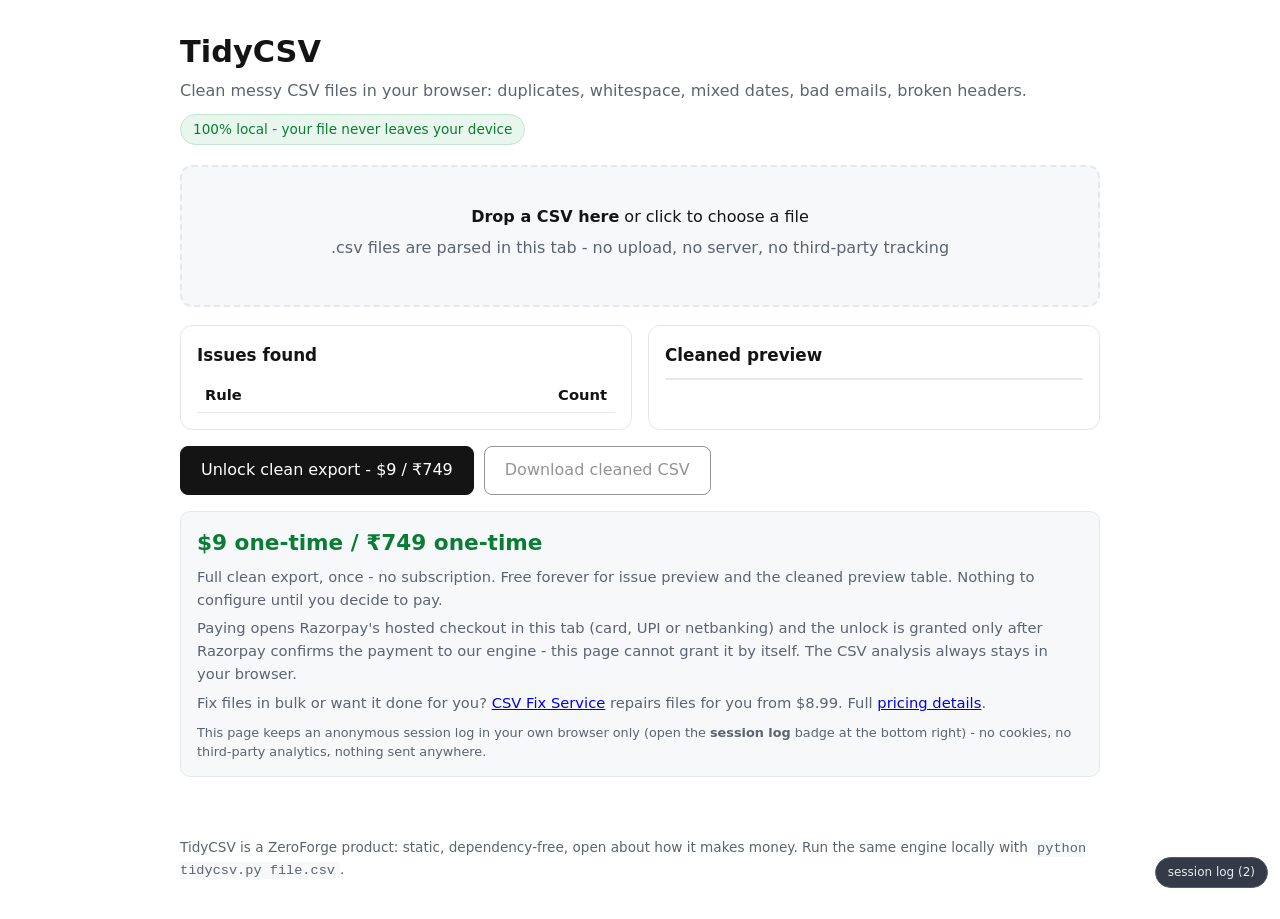
<file: index.html>
<!doctype html>
<html lang="en">
<head>
<meta charset="utf-8">
<meta name="viewport" content="width=device-width, initial-scale=1">
<meta name="description" content="TidyCSV - clean messy CSV files in your browser. Nothing is uploaded, ever. Free issue preview; $9 one-time unlock for the clean export.">
<meta property="og:type" content="website">
<meta property="og:title" content="TidyCSV - clean messy CSV files in your browser">
<meta property="og:description" content="Duplicates, whitespace, dates, emails, headers - fixed locally. Your file never leaves your device.">
<meta name="twitter:card" content="summary">
<title>TidyCSV - clean CSV files, privately</title>
<style>
:root{--ink:#141414;--muted:#5b6470;--line:#e4e8ec;--bg:#fff;--soft:#f6f8fa;--ok:#0a7d34;--warn:#b45309;--bad:#b42318}
*{box-sizing:border-box}
body{font-family:system-ui,-apple-system,"Segoe UI",sans-serif;margin:0;background:var(--bg);color:var(--ink);line-height:1.55}
header{padding:28px 20px 8px;max-width:960px;margin:0 auto}
h1{font-size:1.9rem;margin:0 0 4px}
.tagline{color:var(--muted);margin:0}
.privacy{display:inline-block;background:#e8f6ee;color:var(--ok);border:1px solid #bfe6cd;border-radius:999px;padding:4px 12px;font-size:.85rem;margin-top:10px}
main{max-width:960px;margin:0 auto;padding:12px 20px 60px}
.drop{border:2px dashed var(--line);border-radius:12px;padding:38px 20px;text-align:center;background:var(--soft);cursor:pointer;transition:border-color .15s}
.drop.hover{border-color:var(--ok)}
.drop p{margin:6px 0;color:var(--muted)}
.hidden{display:none}
.grid{display:grid;grid-template-columns:1fr;gap:16px;margin-top:18px}
@media(min-width:820px){.grid{grid-template-columns:1fr 1fr}}
.card{border:1px solid var(--line);border-radius:12px;padding:16px}
.card h2{font-size:1.05rem;margin:0 0 10px}
table.counts{border-collapse:collapse;width:100%;font-size:.92rem}
table.counts th,table.counts td{border-bottom:1px solid var(--line);padding:6px 8px;text-align:left}
table.counts td.n{text-align:right;font-variant-numeric:tabular-nums}
ul.issues{margin:0;padding-left:18px;font-size:.88rem;max-height:260px;overflow:auto}
ul.issues li{margin:3px 0}
.badge{display:inline-block;border-radius:6px;padding:1px 7px;font-size:.78rem;background:var(--soft);border:1px solid var(--line);margin-right:6px}
.preview{overflow:auto;max-height:300px;border:1px solid var(--line);border-radius:8px}
.preview table{border-collapse:collapse;font-size:.85rem;min-width:100%}
.preview th,.preview td{border-bottom:1px solid var(--line);border-right:1px solid var(--line);padding:5px 8px;white-space:nowrap;max-width:240px;overflow:hidden;text-overflow:ellipsis}
.preview th{background:var(--soft);position:sticky;top:0}
.notes{font-size:.9rem;color:var(--muted);margin:10px 0 0;padding-left:18px}
.actions{display:flex;flex-wrap:wrap;gap:10px;margin-top:16px;align-items:center}
button,.cta{font:inherit;border-radius:8px;padding:11px 20px;cursor:pointer;text-decoration:none;display:inline-block}
button.primary,.cta{background:var(--ink);color:#fff;border:1px solid var(--ink)}
button.secondary{background:#fff;color:var(--ink);border:1px solid var(--ink)}
button:disabled{opacity:.45;cursor:not-allowed}
.pricing{background:var(--soft);border:1px solid var(--line);border-radius:10px;padding:14px 16px;margin-top:16px}
.pricing .price{font-size:1.35rem;font-weight:700;color:var(--ok)}
.pricing p{margin:6px 0 0;font-size:.92rem;color:var(--muted)}
.notice{border-left:4px solid var(--warn);background:#fff8ec;padding:12px 14px;border-radius:0 8px 8px 0;margin-top:12px;font-size:.92rem}
.empty{color:var(--muted);font-size:.92rem}
footer{max-width:960px;margin:0 auto;padding:0 20px 40px;color:var(--muted);font-size:.85rem}
footer a{color:var(--muted)}
code{background:var(--soft);padding:1px 5px;border-radius:4px}
</style>
</head>
<body>
<header>
  <h1>TidyCSV</h1>
  <p class="tagline">Clean messy CSV files in your browser: duplicates, whitespace, mixed dates, bad emails, broken headers.</p>
  <span class="privacy">100% local - your file never leaves your device</span>
</header>
<main>
  <div class="drop" id="drop" role="button" tabindex="0" aria-label="Choose a CSV file">
    <strong>Drop a CSV here</strong> or click to choose a file
    <p>.csv files are parsed in this tab - no upload, no server, no third-party tracking</p>
    <input type="file" id="file" accept=".csv,text/csv" class="hidden">
  </div>

  <div class="grid hidden" id="results">
    <section class="card">
      <h2>Issues found</h2>
      <table class="counts" id="counts">
        <thead><tr><th>Rule</th><th style="text-align:right">Count</th></tr></thead>
        <tbody></tbody>
      </table>
      <ul class="issues" id="issueList"></ul>
      <p class="empty hidden" id="noIssues">No issues found - your file looks clean.</p>
    </section>
    <section class="card">
      <h2>Cleaned preview</h2>
      <div class="preview" id="preview"></div>
      <ul class="notes" id="notes"></ul>
    </section>
  </div>

  <div class="actions hidden" id="actions">
    <button class="primary" id="unlockBtn" data-zf-event="cta_click">Unlock clean export - $9 / &#8377;749</button>
    <button class="secondary" id="downloadBtn" disabled data-zf-event="engaged">Download cleaned CSV</button>
    <button class="secondary hidden" id="resetBtn">Try another file</button>
    <span class="privacy hidden" id="entitlementBadge">Paid unlock active</span>
  </div>

  <div class="notice hidden" id="resultSummary">
    <strong id="summaryLine">File cleaned.</strong>
    <p>What the <strong>$9 / &#8377;749 one-time unlock</strong> adds: the full change report for every rule (the
    free preview above shows at most 50 issues), downloading the cleaned CSV, bulk cleaning through the
    <code>tidycsv.py</code> CLI for whole folders, and a re-run whenever a new rule ships. One payment, no subscription.</p>
    <p>Rather hand it to a person? The
    <a href="../csv-fix-service/index.html" data-zf-event="cta_click">CSV Fix Service</a> cleans and
    repairs files for you from <strong>$8.99</strong> - free preview first.</p>
  </div>

  <div class="notice hidden" id="unlockNotice">
    <strong id="unlockNoticeTitle">Starting checkout.</strong>
    <p id="unlockNoticeBody">Your browser is being handed to the hosted checkout. The unlock
    appears here only after the payment is confirmed by the payment provider itself.</p>
  </div>

  <div class="pricing">
    <div class="price">$9 one-time / &#8377;749 one-time</div>
    <p>Full clean export, once - no subscription. Free forever for issue preview and the cleaned
     preview table. Nothing to configure until you decide to pay.</p>
    <p>Paying opens Razorpay's hosted checkout in this tab (card, UPI or netbanking) and the unlock
     is granted only after Razorpay confirms the payment to our engine - this page cannot grant it
     by itself. The CSV analysis always stays in your browser.</p>
    <p>Fix files in bulk or want it done for you?
    <a href="../csv-fix-service/index.html" data-zf-event="cta_click">CSV Fix Service</a> repairs files for you from $8.99.
    Full <a href="LANDING.html" data-zf-event="pricing_view">pricing details</a>.</p>
    <p class="hint" style="color:var(--muted);font-size:.8rem;margin-top:8px">
      This page keeps an anonymous session log in your own browser only
      (open the <strong>session log</strong> badge at the bottom right) - no cookies,
      no third-party analytics, nothing sent anywhere.
    </p>
  </div>
</main>
<footer>
  TidyCSV is a ZeroForge product: static, dependency-free, open about how it makes money.
  Run the same engine locally with <code>python tidycsv.py file.csv</code>.
</footer>

<script src="tidycsv.js"></script>
<script>
"use strict";
// Core rules and algorithms live in tidycsv.js (shared with the how-to pages).
const RULES = TidyCSV.RULES;
const RULE_LABELS = TidyCSV.RULE_LABELS;

const $ = id => document.getElementById(id);
let cleaned = null, fileName = "cleaned.csv", lastIssues = null, entitled = false;

/* ---------------------------------------------------------------- checkout
 * The page never reports success. It asks the engine for an order, hands the
 * browser to the hosted checkout, and only unlocks after the engine confirms
 * the payment against the provider (webhook or signed return). Set
 * window.ZF_PAY_API to the published engine origin when this page is served
 * somewhere other than the engine itself (e.g. GitHub Pages).
 */
const PAY = { api: String(window.ZF_PAY_API || "").replace(/\/+$/, ""), slug: "tidycsv" };
const ENTITLEMENT_KEY = "zf_entitlement";

function apiUrl(path){ return PAY.api + path; }

async function payFetch(path, body){
  const response = await fetch(apiUrl(path), {
    method: body ? "POST" : "GET",
    headers: body ? {"Content-Type": "application/json"} : undefined,
    body: body ? JSON.stringify(body) : undefined
  });
  let data = {};
  try { data = await response.json(); } catch (err) { data = {}; }
  data.__status = response.status;
  return data;
}

function experimentId(){
  const cfg = window.ZF_TRACKING || {};
  return String(cfg.experiment || "");
}

function saveEntitlement(key){
  try { localStorage.setItem(ENTITLEMENT_KEY, key); } catch (err) { /* private mode */ }
}

function readEntitlement(){
  try { return localStorage.getItem(ENTITLEMENT_KEY) || ""; } catch (err) { return ""; }
}

function clearEntitlement(){
  try { localStorage.removeItem(ENTITLEMENT_KEY); } catch (err) { /* ignore */ }
}

function unlock(key){
  entitled = true;
  if (key) saveEntitlement(key);
  $("downloadBtn").disabled = false;
  $("unlockBtn").textContent = "Unlocked - thank you";
  $("unlockBtn").disabled = true;
  $("unlockNotice").classList.add("hidden");
  $("entitlementBadge").classList.remove("hidden");
  if (lastIssues) renderIssues(lastIssues);
}

function showCheckoutNotice(title, body){
  $("unlockNoticeTitle").textContent = title;
  $("unlockNoticeBody").innerHTML = body;
  $("unlockNotice").classList.remove("hidden");
  $("unlockNotice").scrollIntoView({behavior: "smooth", block: "center"});
}

function loadRazorpayScript(){
  return new Promise((resolve, reject) => {
    if (window.Razorpay) { resolve(); return; }
    const script = document.createElement("script");
    script.src = "https://checkout.razorpay.com/v1/checkout.js";
    script.onload = () => resolve();
    script.onerror = () => reject(new Error("checkout script failed to load"));
    document.head.appendChild(script);
  });
}

function openRazorpay(session){
  return new Promise((resolve, reject) => {
    loadRazorpayScript().then(() => {
      const rzp = new window.Razorpay({
        key: session.key_id,
        order_id: session.order_ref,
        name: "TidyCSV",
        description: "Full clean export - one-time unlock",
        theme: {color: "#0a7d34"},
        handler: async (response) => {
          try {
            const result = await payFetch("/api/checkout/verify", {
              order_id: response.razorpay_order_id || session.order_ref,
              payment_id: response.razorpay_payment_id,
              signature: response.razorpay_signature
            });
            resolve(result);
          } catch (err) { reject(err); }
        },
        modal: { ondismiss: () => reject(new Error("checkout dismissed")) }
      });
      rzp.on("payment.failed", () => reject(new Error("payment failed")));
      rzp.open();
    }).catch(reject);
  });
}

async function refreshEntitlement(){
  const stored = readEntitlement();
  if (!stored) return;
  try {
    const info = await payFetch("/api/entitlement?key=" + encodeURIComponent(stored));
    if (info && info.active) { unlock(stored); return; }
    clearEntitlement();
  } catch (err) { /* endpoint unreachable: stay locked, never self-grant */ }
}

function esc(text){
  return String(text).replace(/[&<>"]/g, c => ({"&":"&amp;","<":"&lt;",">":"&gt;",'"':"&quot;"}[c]));
}

function renderIssues(issues){
  const limit = entitled ? issues.length : 50;
  $("issueList").innerHTML = issues.slice(0, limit).map(issue => {
    const where = (issue.row ? "row " + issue.row + " " : "") + issue.column;
    return "<li><span class='badge'>" + RULE_LABELS[issue.rule] + "</span>" +
      esc(where) + ": " + esc(issue.detail) + "</li>";
  }).join("");
  if (issues.length > limit){
    $("issueList").innerHTML += "<li>... " + (issues.length - limit) +
      " more - unlock for the full change report</li>";
  }
}

function show(headers, rows, issues, cleanResult){
  const tbody = $("counts").querySelector("tbody");
  tbody.innerHTML = "";
  const byRule = {};
  issues.forEach(i => { byRule[i.rule] = (byRule[i.rule] || 0) + 1; });
  RULES.forEach(rule => {
    if(!byRule[rule]) return;
    const tr = document.createElement("tr");
    tr.innerHTML = "<td>" + RULE_LABELS[rule] + "</td><td class='n'>" + byRule[rule] + "</td>";
    tbody.appendChild(tr);
  });
  if(!issues.length){
    const tr = document.createElement("tr");
    tr.innerHTML = "<td>All clear</td><td class='n'>0</td>";
    tbody.appendChild(tr);
  }
  $("noIssues").classList.toggle("hidden", issues.length > 0);
  lastIssues = issues;
  renderIssues(issues);

  const preview = $("preview");
  let html = "<table><thead><tr>";
  cleanResult.headers.forEach(h => { html += "<th>" + esc(h) + "</th>"; });
  html += "</tr></thead><tbody>";
  cleanResult.rows.slice(0, 50).forEach(r => {
    html += "<tr>" + r.map(c => "<td>" + esc(c) + "</td>").join("") + "</tr>";
  });
  html += "</tbody></table>";
  preview.innerHTML = html;
  $("notes").innerHTML = cleanResult.notes.map(n => "<li>" + esc(n) + "</li>").join("");
  $("results").classList.remove("hidden");
  $("actions").classList.remove("hidden");
  $("resetBtn").classList.remove("hidden");

  const ruleCount = new Set(issues.map(i => i.rule)).size;
  $("summaryLine").textContent = issues.length
    ? "Cleaned: " + issues.length + " issue" + (issues.length === 1 ? "" : "s") +
      " fixed across " + ruleCount + " check" + (ruleCount === 1 ? "" : "s") +
      ", " + cleanResult.rows.length + " row" + (cleanResult.rows.length === 1 ? "" : "s") + " kept."
    : "Cleaned: no issues found - " + cleanResult.rows.length + " row" +
      (cleanResult.rows.length === 1 ? "" : "s") + " kept as-is.";
  $("resultSummary").classList.remove("hidden");
  if(typeof window.zfTrack === "function") window.zfTrack("pricing_view");
  if(typeof window.zfTrack === "function") window.zfTrack("tool_completed");
}

function loadText(text, name){
  if(typeof window.zfTrack === "function") window.zfTrack("tool_started");
  const parsed = TidyCSV.parse(text);
  if(!parsed.headers.length){
    alert("No header row found - is this a CSV file?");
    return;
  }
  fileName = (name || "cleaned").replace(/\.csv$/i, "") + "-clean.csv";
  const issues = TidyCSV.detect(parsed.headers, parsed.rows);
  cleaned = TidyCSV.clean(parsed.headers, parsed.rows);
  show(parsed.headers, parsed.rows, issues, cleaned);
  $("unlockNotice").classList.add("hidden");
  $("downloadBtn").disabled = !entitled;
  if(typeof window.zfTrack === "function") window.zfTrack("engaged");
}

$("drop").addEventListener("click", () => $("file").click());
$("drop").addEventListener("keydown", e => { if(e.key === "Enter" || e.key === " ") $("file").click(); });
$("file").addEventListener("change", e => {
  const file = e.target.files && e.target.files[0];
  if(!file) return;
  const reader = new FileReader();
  reader.onload = () => loadText(String(reader.result), file.name);
  reader.readAsText(file);
});
["dragenter","dragover"].forEach(evt => $("drop").addEventListener(evt, e => {
  e.preventDefault(); $("drop").classList.add("hover");
}));
["dragleave","drop"].forEach(evt => $("drop").addEventListener(evt, e => {
  e.preventDefault(); $("drop").classList.remove("hover");
}));
$("drop").addEventListener("drop", e => {
  const file = e.dataTransfer.files && e.dataTransfer.files[0];
  if(!file) return;
  const reader = new FileReader();
  reader.onload = () => loadText(String(reader.result), file.name);
  reader.readAsText(file);
});

$("unlockBtn").addEventListener("click", async () => {
  if(typeof window.zfTrack === "function") window.zfTrack("checkout_start");
  if(typeof window.zfTrack === "function") window.zfTrack("paid_cta_click");
  if(entitled) return;
  $("unlockBtn").disabled = true;
  showCheckoutNotice(
    "Starting checkout.",
    "Asking the engine for an order and opening the hosted checkout. The unlock " +
    "appears here only after the payment provider confirms the payment."
  );
  try {
    const session = await payFetch("/api/checkout", {slug: PAY.slug, experiment_id: experimentId()});
    if(session.status === "created" && session.order_ref){
      const result = await openRazorpay(session);
      if(result && (result.status === "paid" || result.status === "already_paid") && result.entitlement_key){
        unlock(result.entitlement_key);
        if(typeof window.zfTrack === "function") window.zfTrack("conversion");
        return;
      }
      showCheckoutNotice(
        "Payment not confirmed yet.",
        "The provider has not confirmed this payment, so nothing has been unlocked. " +
        "If you were charged, the confirmation arrives automatically - reload this page in a minute."
      );
    } else if(session.status === "blocked"){
      showCheckoutNotice(
        "Checkout is awaiting activation.",
        "Payments switch on once the payment-provider onboarding is approved by the site " +
        "owner. The analysis above stays free either way."
      );
    } else if(session.status === "unconfigured"){
      showCheckoutNotice(
        "Checkout is connecting.",
        "Payment credentials are not configured on the engine yet. The download opens " +
        "automatically as soon as they are."
      );
    } else {
      showCheckoutNotice(
        "Checkout unavailable.",
        esc(session.reason || session.status || "the engine did not return a session")
      );
    }
  } catch (err) {
    showCheckoutNotice(
      "Checkout is not reachable from this page.",
      "The payment endpoint is not published for this host yet, so nothing can be charged " +
      "and nothing is unlocked. Your file still never leaves this tab."
    );
  } finally {
    if(!entitled) $("unlockBtn").disabled = false;
  }
});

$("downloadBtn").addEventListener("click", () => {
  if(!cleaned) return;
  const blob = new Blob([TidyCSV.toCSV(cleaned.headers, cleaned.rows)], {type:"text/csv;charset=utf-8"});
  const url = URL.createObjectURL(blob);
  const a = document.createElement("a");
  a.href = url; a.download = fileName;
  document.body.appendChild(a);
  a.click();
  a.remove();
  setTimeout(() => URL.revokeObjectURL(url), 1000);
});

$("resetBtn").addEventListener("click", () => {
  cleaned = null;
  lastIssues = null;
  $("results").classList.add("hidden");
  $("actions").classList.add("hidden");
  $("unlockNotice").classList.add("hidden");
  $("resultSummary").classList.add("hidden");
  $("unlockBtn").disabled = entitled;
  $("downloadBtn").disabled = true;
  $("file").value = "";
});

refreshEntitlement();
</script>
<script>window.ZF_TRACKING = {experiment: "exp_008", product: "tidycsv"};</script>
<script src="zf-track.js"></script>
</body>
</html>
</file>
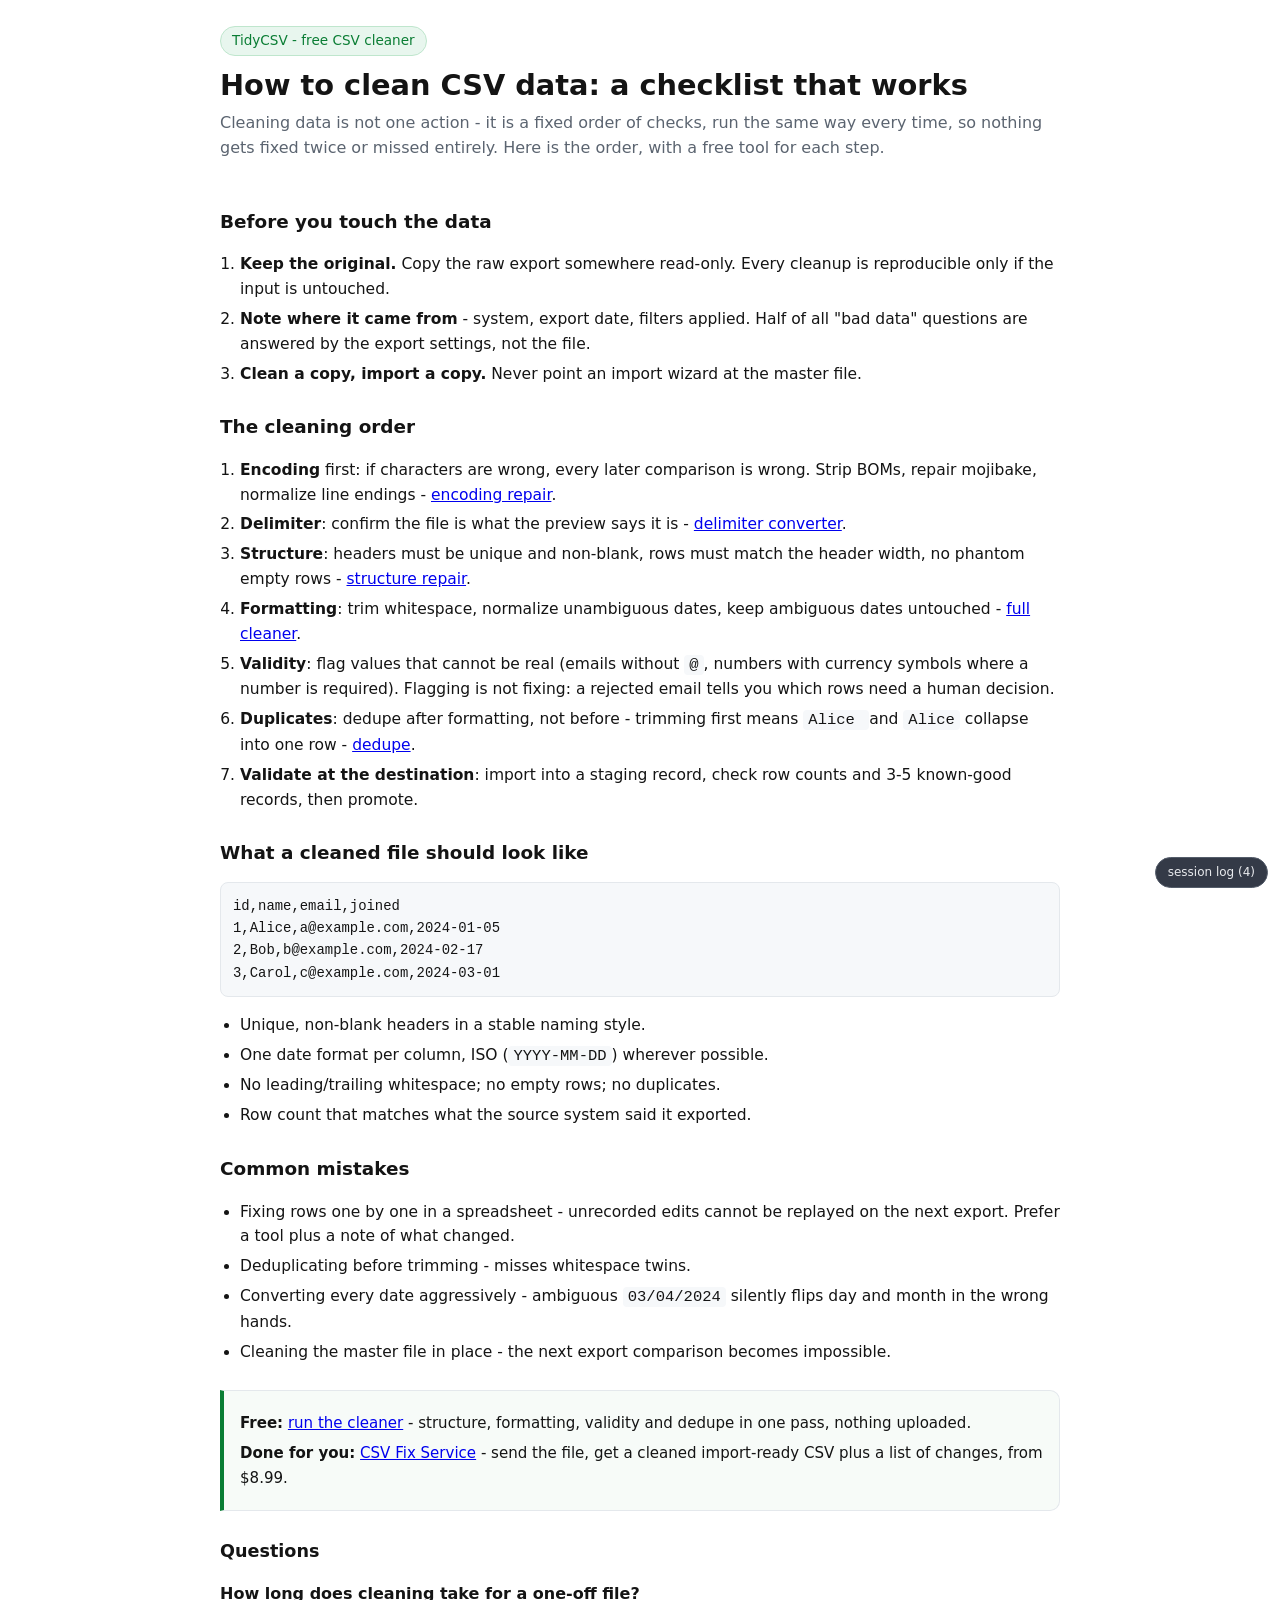
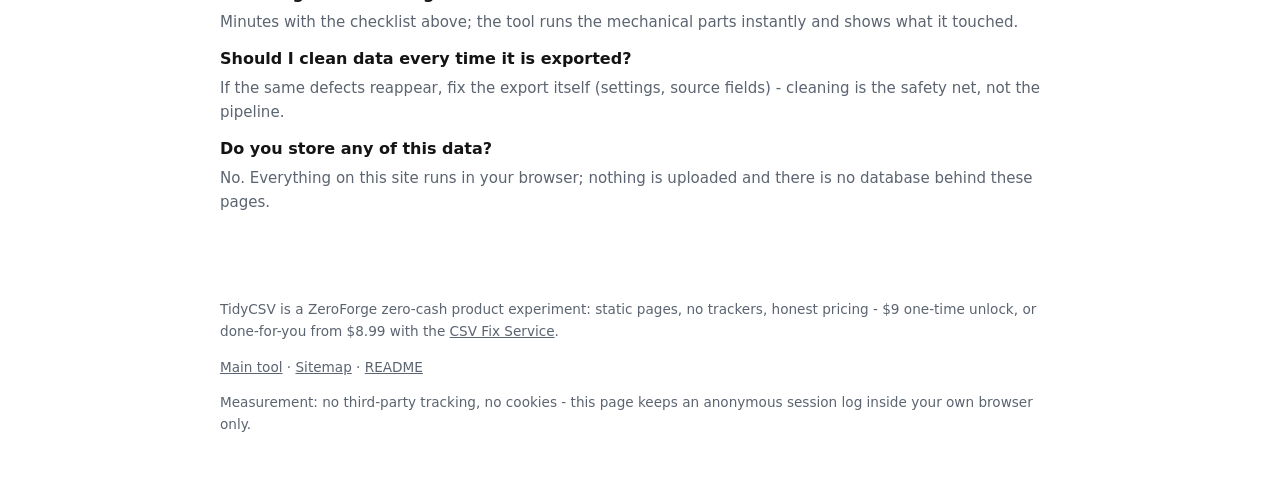
<file: clean-csv-data.html>
<!doctype html>
<html lang="en">
<head>
<meta charset="utf-8">
<meta name="viewport" content="width=device-width, initial-scale=1">
<title>How to clean CSV data: a practical step-by-step checklist | TidyCSV</title>
<meta name="description" content="A practical checklist for cleaning CSV data before import: structure, whitespace, headers, dates, emails, duplicates and a validation pass - with a free in-browser tool for each step.">
<link rel="canonical" href="https://uniquepratham.github.io/tidycsv/clean-csv-data.html">
<meta name="robots" content="index,follow">
<meta property="og:type" content="article">
<meta property="og:title" content="How to clean CSV data: a practical checklist">
<meta property="og:description" content="Seven steps to clean CSV data before it reaches a spreadsheet, CRM or database. Free tool included.">
<meta name="twitter:card" content="summary">
<link rel="stylesheet" href="site.css">
</head>
<body>
<header class="zc-head">
  <a class="zc-brand" href="index.html">TidyCSV - free CSV cleaner</a>
  <h1>How to clean CSV data: a checklist that works</h1>
  <p class="zc-sub">Cleaning data is not one action - it is a fixed order of checks, run the same way
  every time, so nothing gets fixed twice or missed entirely. Here is the order, with a free tool for
  each step.</p>
</header>
<main>
  <article>
    <h2>Before you touch the data</h2>
    <ol>
      <li><strong>Keep the original.</strong> Copy the raw export somewhere read-only. Every cleanup is
        reproducible only if the input is untouched.</li>
      <li><strong>Note where it came from</strong> - system, export date, filters applied. Half of all
        "bad data" questions are answered by the export settings, not the file.</li>
      <li><strong>Clean a copy, import a copy.</strong> Never point an import wizard at the master file.</li>
    </ol>

    <h2>The cleaning order</h2>
    <ol>
      <li><strong>Encoding</strong> first: if characters are wrong, every later comparison is wrong.
        Strip BOMs, repair mojibake, normalize line endings -
        <a href="csv-encoding-problems.html">encoding repair</a>.</li>
      <li><strong>Delimiter</strong>: confirm the file is what the preview says it is -
        <a href="csv-delimiter-conversion.html">delimiter converter</a>.</li>
      <li><strong>Structure</strong>: headers must be unique and non-blank, rows must match the header
        width, no phantom empty rows - <a href="fix-malformed-csv.html">structure repair</a>.</li>
      <li><strong>Formatting</strong>: trim whitespace, normalize unambiguous dates, keep ambiguous
        dates untouched - <a href="clean-csv-online.html">full cleaner</a>.</li>
      <li><strong>Validity</strong>: flag values that cannot be real (emails without <code>@</code>,
        numbers with currency symbols where a number is required). Flagging is not fixing: a rejected
        email tells you which rows need a human decision.</li>
      <li><strong>Duplicates</strong>: dedupe after formatting, not before - trimming first means
        <code>Alice </code> and <code>Alice</code> collapse into one row
        - <a href="remove-duplicate-csv-rows.html">dedupe</a>.</li>
      <li><strong>Validate at the destination</strong>: import into a staging record, check row counts
        and 3-5 known-good records, then promote.</li>
    </ol>

    <h2>What a cleaned file should look like</h2>
    <pre>id,name,email,joined
1,Alice,a@example.com,2024-01-05
2,Bob,b@example.com,2024-02-17
3,Carol,c@example.com,2024-03-01</pre>
    <ul>
      <li>Unique, non-blank headers in a stable naming style.</li>
      <li>One date format per column, ISO (<code>YYYY-MM-DD</code>) wherever possible.</li>
      <li>No leading/trailing whitespace; no empty rows; no duplicates.</li>
      <li>Row count that matches what the source system said it exported.</li>
    </ul>

    <h2>Common mistakes</h2>
    <ul>
      <li>Fixing rows one by one in a spreadsheet - unrecorded edits cannot be replayed on the next
        export. Prefer a tool plus a note of what changed.</li>
      <li>Deduplicating before trimming - misses whitespace twins.</li>
      <li>Converting every date aggressively - ambiguous <code>03/04/2024</code> silently flips day and
        month in the wrong hands.</li>
      <li>Cleaning the master file in place - the next export comparison becomes impossible.</li>
    </ul>
  </article>

  <div class="zc-cta">
    <p><strong>Free:</strong> <a href="clean-csv-online.html">run the cleaner</a> - structure, formatting, validity and dedupe in one pass, nothing uploaded.</p>
    <p><strong>Done for you:</strong> <a href="../csv-fix-service/index.html">CSV Fix Service</a> - send the file, get a cleaned import-ready CSV plus a list of changes, from $8.99.</p>
  </div>

  <section class="zc-faq">
    <h2>Questions</h2>
    <dl>
      <dt>How long does cleaning take for a one-off file?</dt>
      <dd>Minutes with the checklist above; the tool runs the mechanical parts instantly and shows what it touched.</dd>
      <dt>Should I clean data every time it is exported?</dt>
      <dd>If the same defects reappear, fix the export itself (settings, source fields) - cleaning is the safety net, not the pipeline.</dd>
      <dt>Do you store any of this data?</dt>
      <dd>No. Everything on this site runs in your browser; nothing is uploaded and there is no database behind these pages.</dd>
    </dl>
  </section>
</main>
<footer>
  <p>TidyCSV is a ZeroForge zero-cash product experiment: static pages, no trackers, honest pricing -
  $9 one-time unlock, or done-for-you from $8.99 with the
  <a href="../csv-fix-service/index.html">CSV Fix Service</a>.</p>
  <p><a href="index.html">Main tool</a> · <a href="sitemap.xml">Sitemap</a> · <a href="README.md">README</a></p>
  <p class="zc-privacy">Measurement: no third-party tracking, no cookies - this page
  keeps an anonymous session log inside your own browser only.</p>
</footer>
<script>window.ZF_TRACKING = {experiment: "exp_008", product: "tidycsv"};</script>
<script src="zf-track.js"></script>
</body>
</html>
</file>
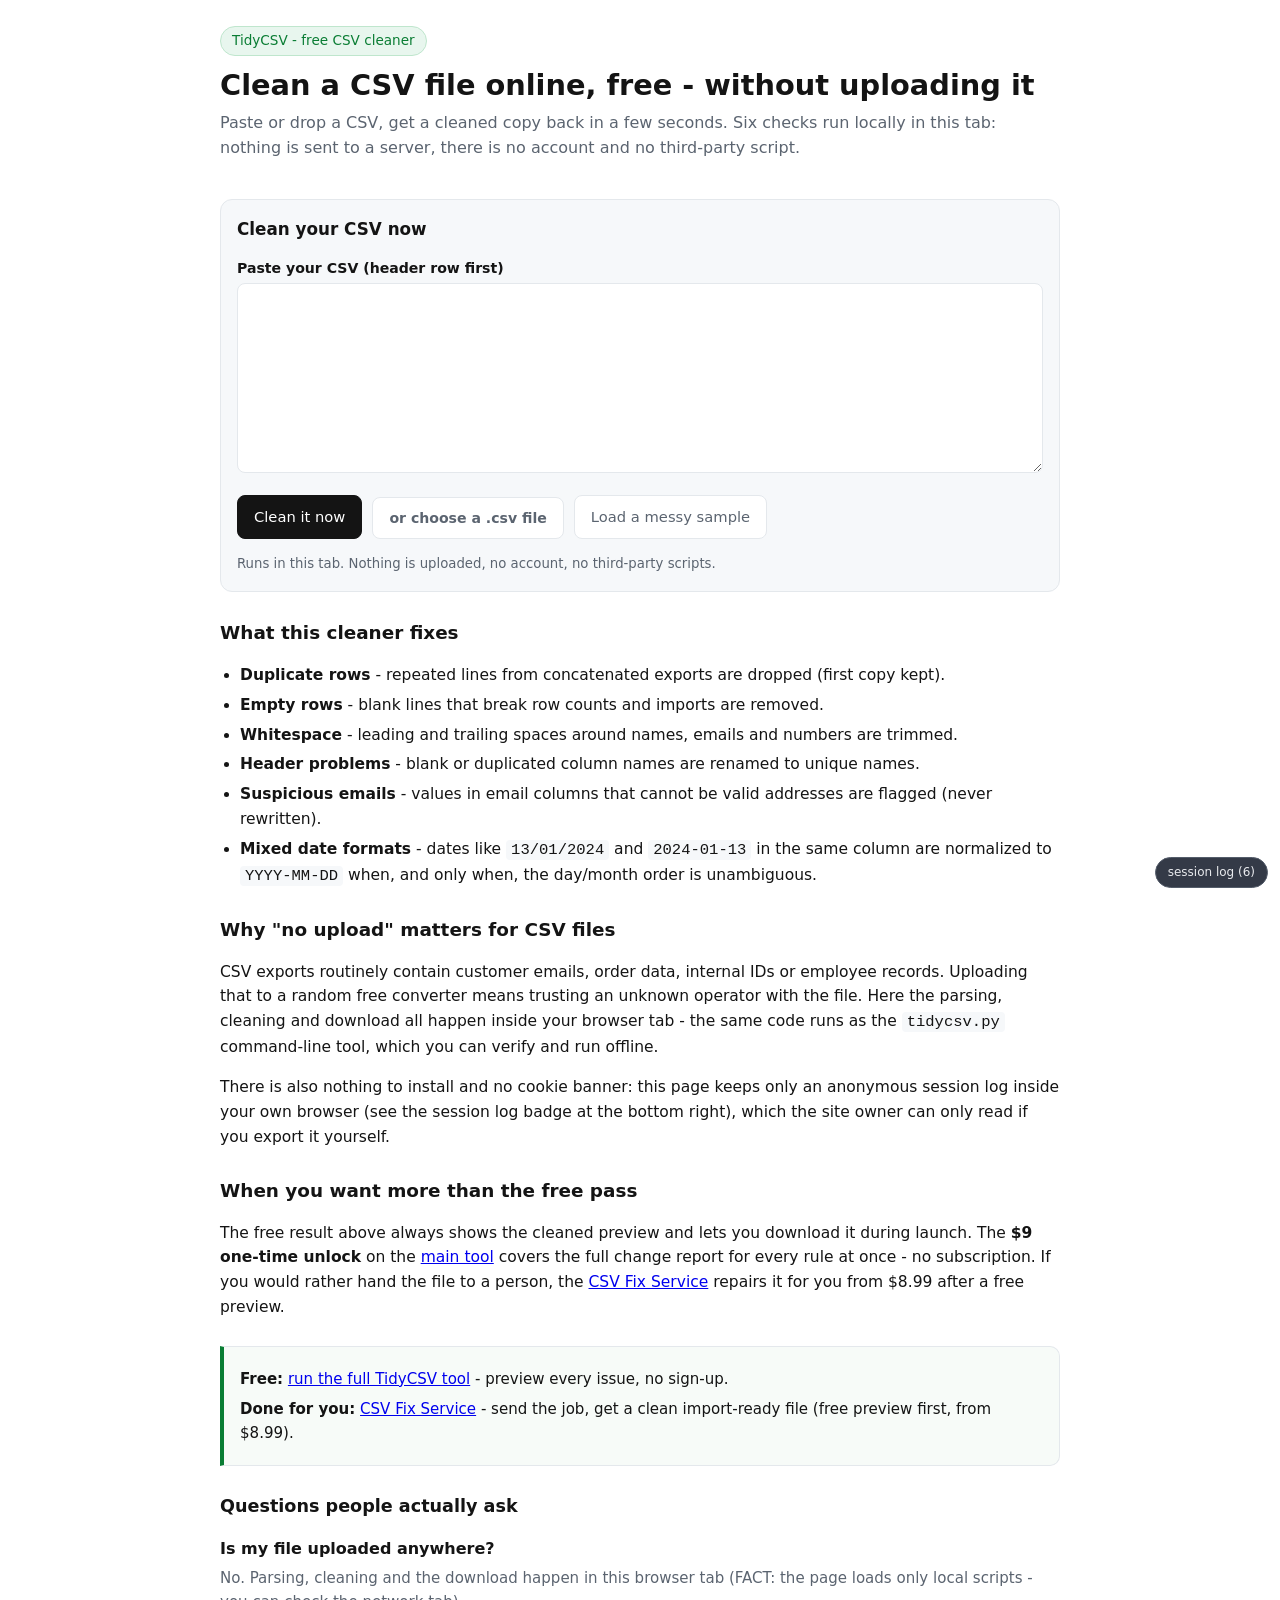
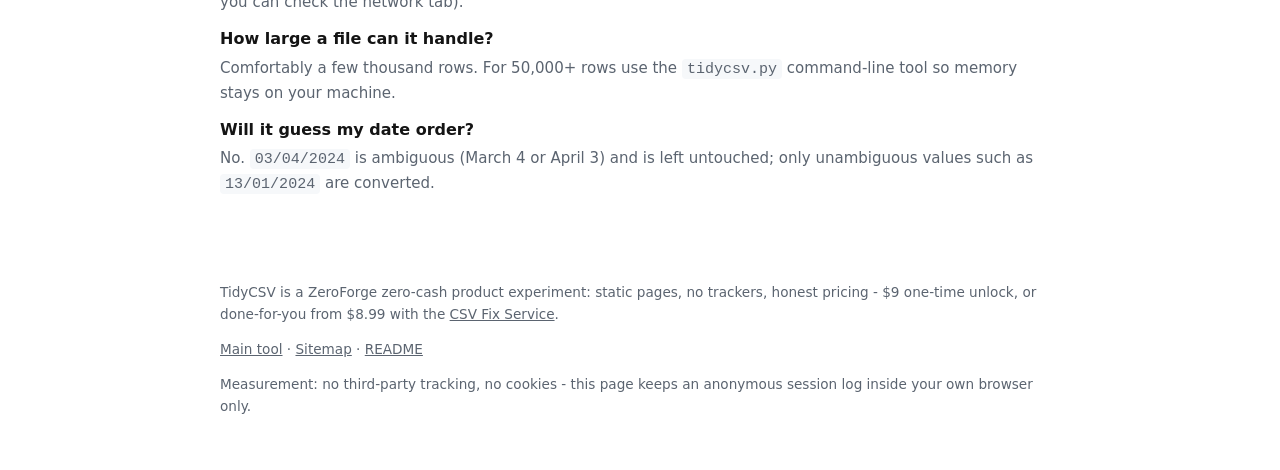
<file: clean-csv-online.html>
<!doctype html>
<html lang="en">
<head>
<meta charset="utf-8">
<meta name="viewport" content="width=device-width, initial-scale=1">
<title>Clean a CSV file online, free - no upload required | TidyCSV</title>
<meta name="description" content="Clean a CSV file online for free: remove duplicate rows, strip whitespace, fix blank headers, flag bad emails and normalize mixed date formats. The file is processed in your browser and never uploaded.">
<link rel="canonical" href="https://uniquepratham.github.io/tidycsv/clean-csv-online.html">
<meta name="robots" content="index,follow">
<meta property="og:type" content="article">
<meta property="og:title" content="Clean a CSV file online, free - no upload required">
<meta property="og:description" content="Duplicate rows, whitespace, blank headers, bad emails and mixed dates fixed in your browser. Nothing is uploaded.">
<meta name="twitter:card" content="summary">
<link rel="stylesheet" href="site.css">
</head>
<body>
<header class="zc-head">
  <a class="zc-brand" href="index.html">TidyCSV - free CSV cleaner</a>
  <h1>Clean a CSV file online, free - without uploading it</h1>
  <p class="zc-sub">Paste or drop a CSV, get a cleaned copy back in a few seconds. Six checks run
  locally in this tab: nothing is sent to a server, there is no account and no third-party script.</p>
</header>
<main>
  <section class="zc-toolbox">
    <h2>Clean your CSV now</h2>
    <div id="tool"></div>
  </section>

  <article>
    <h2>What this cleaner fixes</h2>
    <ul>
      <li><strong>Duplicate rows</strong> - repeated lines from concatenated exports are dropped (first copy kept).</li>
      <li><strong>Empty rows</strong> - blank lines that break row counts and imports are removed.</li>
      <li><strong>Whitespace</strong> - leading and trailing spaces around names, emails and numbers are trimmed.</li>
      <li><strong>Header problems</strong> - blank or duplicated column names are renamed to unique names.</li>
      <li><strong>Suspicious emails</strong> - values in email columns that cannot be valid addresses are flagged (never rewritten).</li>
      <li><strong>Mixed date formats</strong> - dates like <code>13/01/2024</code> and <code>2024-01-13</code> in the same column are normalized to <code>YYYY-MM-DD</code> when, and only when, the day/month order is unambiguous.</li>
    </ul>

    <h2>Why "no upload" matters for CSV files</h2>
    <p>CSV exports routinely contain customer emails, order data, internal IDs or employee records.
    Uploading that to a random free converter means trusting an unknown operator with the file. Here the
    parsing, cleaning and download all happen inside your browser tab - the same code runs as the
    <code>tidycsv.py</code> command-line tool, which you can verify and run offline.</p>
    <p>There is also nothing to install and no cookie banner: this page keeps only an anonymous session
    log inside your own browser (see the session log badge at the bottom right), which the site owner
    can only read if you export it yourself.</p>

    <h2>When you want more than the free pass</h2>
    <p>The free result above always shows the cleaned preview and lets you download it during launch.
    The <strong>$9 one-time unlock</strong> on the <a href="index.html" data-zf-event="pricing_view">main tool</a>
    covers the full change report for every rule at once - no subscription. If you would rather hand the
    file to a person, the <a href="../csv-fix-service/index.html" data-zf-event="cta_click">CSV Fix Service</a>
    repairs it for you from $8.99 after a free preview.</p>
  </article>

  <div class="zc-cta">
    <p><strong>Free:</strong> <a href="index.html">run the full TidyCSV tool</a> - preview every issue, no sign-up.</p>
    <p><strong>Done for you:</strong> <a href="../csv-fix-service/index.html">CSV Fix Service</a> - send the job, get a clean import-ready file (free preview first, from $8.99).</p>
  </div>

  <section class="zc-faq">
    <h2>Questions people actually ask</h2>
    <dl>
      <dt>Is my file uploaded anywhere?</dt>
      <dd>No. Parsing, cleaning and the download happen in this browser tab (FACT: the page loads only local scripts - you can check the network tab).</dd>
      <dt>How large a file can it handle?</dt>
      <dd>Comfortably a few thousand rows. For 50,000+ rows use the <code>tidycsv.py</code> command-line tool so memory stays on your machine.</dd>
      <dt>Will it guess my date order?</dt>
      <dd>No. <code>03/04/2024</code> is ambiguous (March 4 or April 3) and is left untouched; only unambiguous values such as <code>13/01/2024</code> are converted.</dd>
    </dl>
  </section>
</main>
<footer>
  <p>TidyCSV is a ZeroForge zero-cash product experiment: static pages, no trackers, honest pricing -
  $9 one-time unlock, or done-for-you from $8.99 with the
  <a href="../csv-fix-service/index.html">CSV Fix Service</a>.</p>
  <p><a href="index.html">Main tool</a> · <a href="sitemap.xml">Sitemap</a> · <a href="README.md">README</a></p>
  <p class="zc-privacy">Measurement: no third-party tracking, no cookies - this page
  keeps an anonymous session log inside your own browser only.</p>
</footer>
<script>window.ZF_TRACKING = {experiment: "exp_008", product: "tidycsv"};
window.ZF_PAGE = {focus: ["empty_rows", "duplicate_rows", "whitespace", "header_noise", "invalid_email", "mixed_dates"], sample: ""};</script>
<script src="tidycsv.js"></script>
<script src="seo-tool.js"></script>
<script src="zf-track.js"></script>
</body>
</html>
</file>
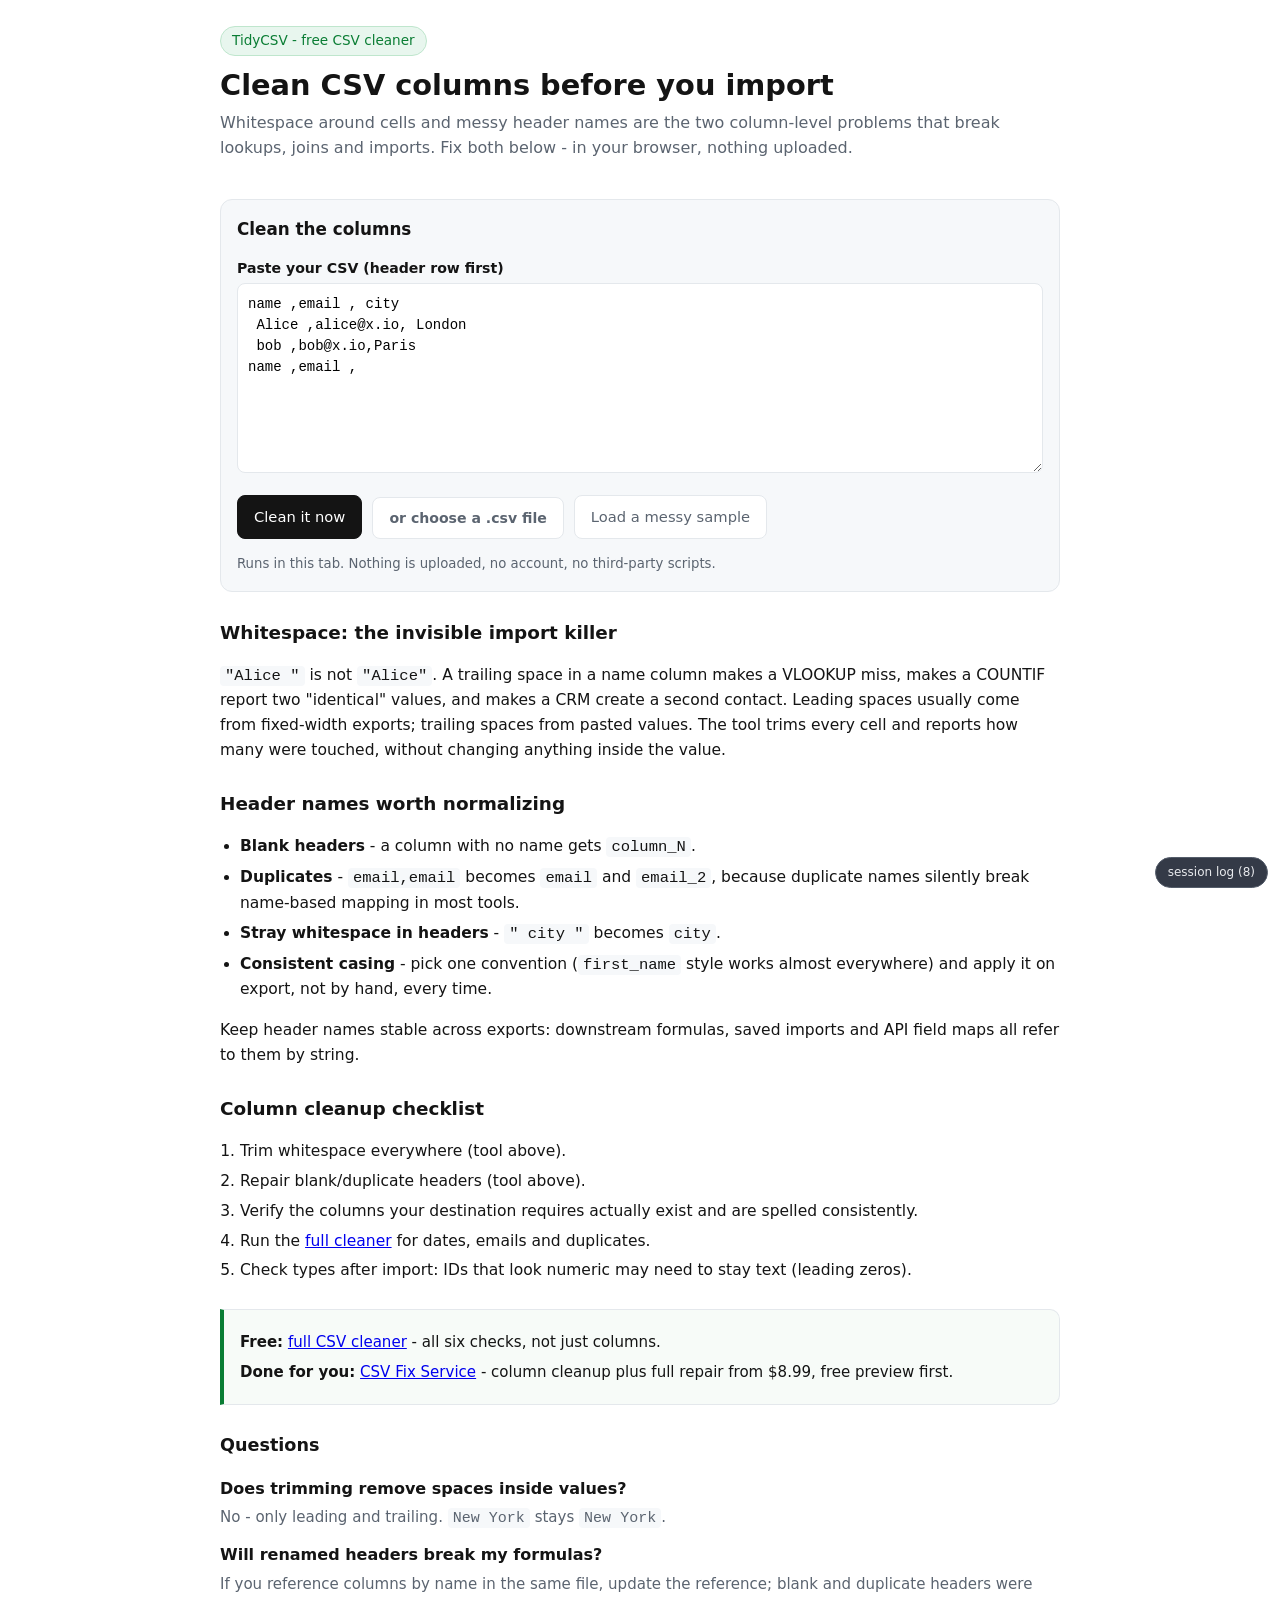
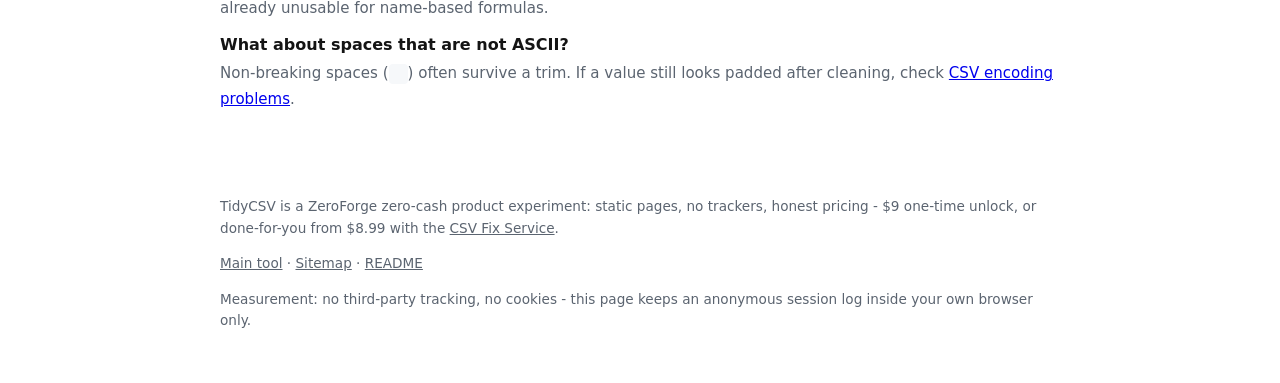
<file: csv-column-cleanup.html>
<!doctype html>
<html lang="en">
<head>
<meta charset="utf-8">
<meta name="viewport" content="width=device-width, initial-scale=1">
<title>Clean CSV columns: whitespace, header names, cell formatting | TidyCSV</title>
<meta name="description" content="Clean CSV columns before import: trim leading and trailing whitespace, repair blank or duplicate header names, and standardize column labels. Free, runs in your browser, nothing uploaded.">
<link rel="canonical" href="https://uniquepratham.github.io/tidycsv/csv-column-cleanup.html">
<meta name="robots" content="index,follow">
<meta property="og:type" content="article">
<meta property="og:title" content="Clean CSV columns - whitespace and headers, free">
<meta property="og:description" content="Trim whitespace, repair header names and standardize column labels in your browser.">
<meta name="twitter:card" content="summary">
<link rel="stylesheet" href="site.css">
</head>
<body>
<header class="zc-head">
  <a class="zc-brand" href="index.html">TidyCSV - free CSV cleaner</a>
  <h1>Clean CSV columns before you import</h1>
  <p class="zc-sub">Whitespace around cells and messy header names are the two column-level problems that
  break lookups, joins and imports. Fix both below - in your browser, nothing uploaded.</p>
</header>
<main>
  <section class="zc-toolbox">
    <h2>Clean the columns</h2>
    <div id="tool"></div>
  </section>

  <article>
    <h2>Whitespace: the invisible import killer</h2>
    <p><code>"Alice "</code> is not <code>"Alice"</code>. A trailing space in a name column makes a VLOOKUP
    miss, makes a COUNTIF report two "identical" values, and makes a CRM create a second contact. Leading
    spaces usually come from fixed-width exports; trailing spaces from pasted values. The tool trims every
    cell and reports how many were touched, without changing anything inside the value.</p>

    <h2>Header names worth normalizing</h2>
    <ul>
      <li><strong>Blank headers</strong> - a column with no name gets <code>column_N</code>.</li>
      <li><strong>Duplicates</strong> - <code>email,email</code> becomes <code>email</code> and
        <code>email_2</code>, because duplicate names silently break name-based mapping in most tools.</li>
      <li><strong>Stray whitespace in headers</strong> - <code>" city "</code> becomes <code>city</code>.</li>
      <li><strong>Consistent casing</strong> - pick one convention (<code>first_name</code> style works
        almost everywhere) and apply it on export, not by hand, every time.</li>
    </ul>
    <p>Keep header names stable across exports: downstream formulas, saved imports and API field maps all
    refer to them by string.</p>

    <h2>Column cleanup checklist</h2>
    <ol>
      <li>Trim whitespace everywhere (tool above).</li>
      <li>Repair blank/duplicate headers (tool above).</li>
      <li>Verify the columns your destination requires actually exist and are spelled consistently.</li>
      <li>Run the <a href="clean-csv-online.html">full cleaner</a> for dates, emails and duplicates.</li>
      <li>Check types after import: IDs that look numeric may need to stay text (leading zeros).</li>
    </ol>
  </article>

  <div class="zc-cta">
    <p><strong>Free:</strong> <a href="clean-csv-online.html">full CSV cleaner</a> - all six checks, not just columns.</p>
    <p><strong>Done for you:</strong> <a href="../csv-fix-service/index.html">CSV Fix Service</a> - column cleanup plus full repair from $8.99, free preview first.</p>
  </div>

  <section class="zc-faq">
    <h2>Questions</h2>
    <dl>
      <dt>Does trimming remove spaces inside values?</dt>
      <dd>No - only leading and trailing. <code>New York</code> stays <code>New York</code>.</dd>
      <dt>Will renamed headers break my formulas?</dt>
      <dd>If you reference columns by name in the same file, update the reference; blank and duplicate headers were already unusable for name-based formulas.</dd>
      <dt>What about spaces that are not ASCII?</dt>
      <dd>Non-breaking spaces (<code>&nbsp;</code>) often survive a trim. If a value still looks padded after cleaning, check <a href="csv-encoding-problems.html">CSV encoding problems</a>.</dd>
    </dl>
  </section>
</main>
<footer>
  <p>TidyCSV is a ZeroForge zero-cash product experiment: static pages, no trackers, honest pricing -
  $9 one-time unlock, or done-for-you from $8.99 with the
  <a href="../csv-fix-service/index.html">CSV Fix Service</a>.</p>
  <p><a href="index.html">Main tool</a> · <a href="sitemap.xml">Sitemap</a> · <a href="README.md">README</a></p>
  <p class="zc-privacy">Measurement: no third-party tracking, no cookies - this page
  keeps an anonymous session log inside your own browser only.</p>
</footer>
<script>window.ZF_TRACKING = {experiment: "exp_008", product: "tidycsv"};
window.ZF_PAGE = {focus: ["whitespace", "header_noise"],
  sample: "name ,email , city\n Alice ,alice@x.io, London\n bob ,bob@x.io,Paris\nname ,email ,\n",
  messySample: "name ,email , city\n Alice ,alice@x.io, London\n bob ,bob@x.io,Paris\nname ,email ,\n"};</script>
<script src="tidycsv.js"></script>
<script src="seo-tool.js"></script>
<script src="zf-track.js"></script>
</body>
</html>
</file>
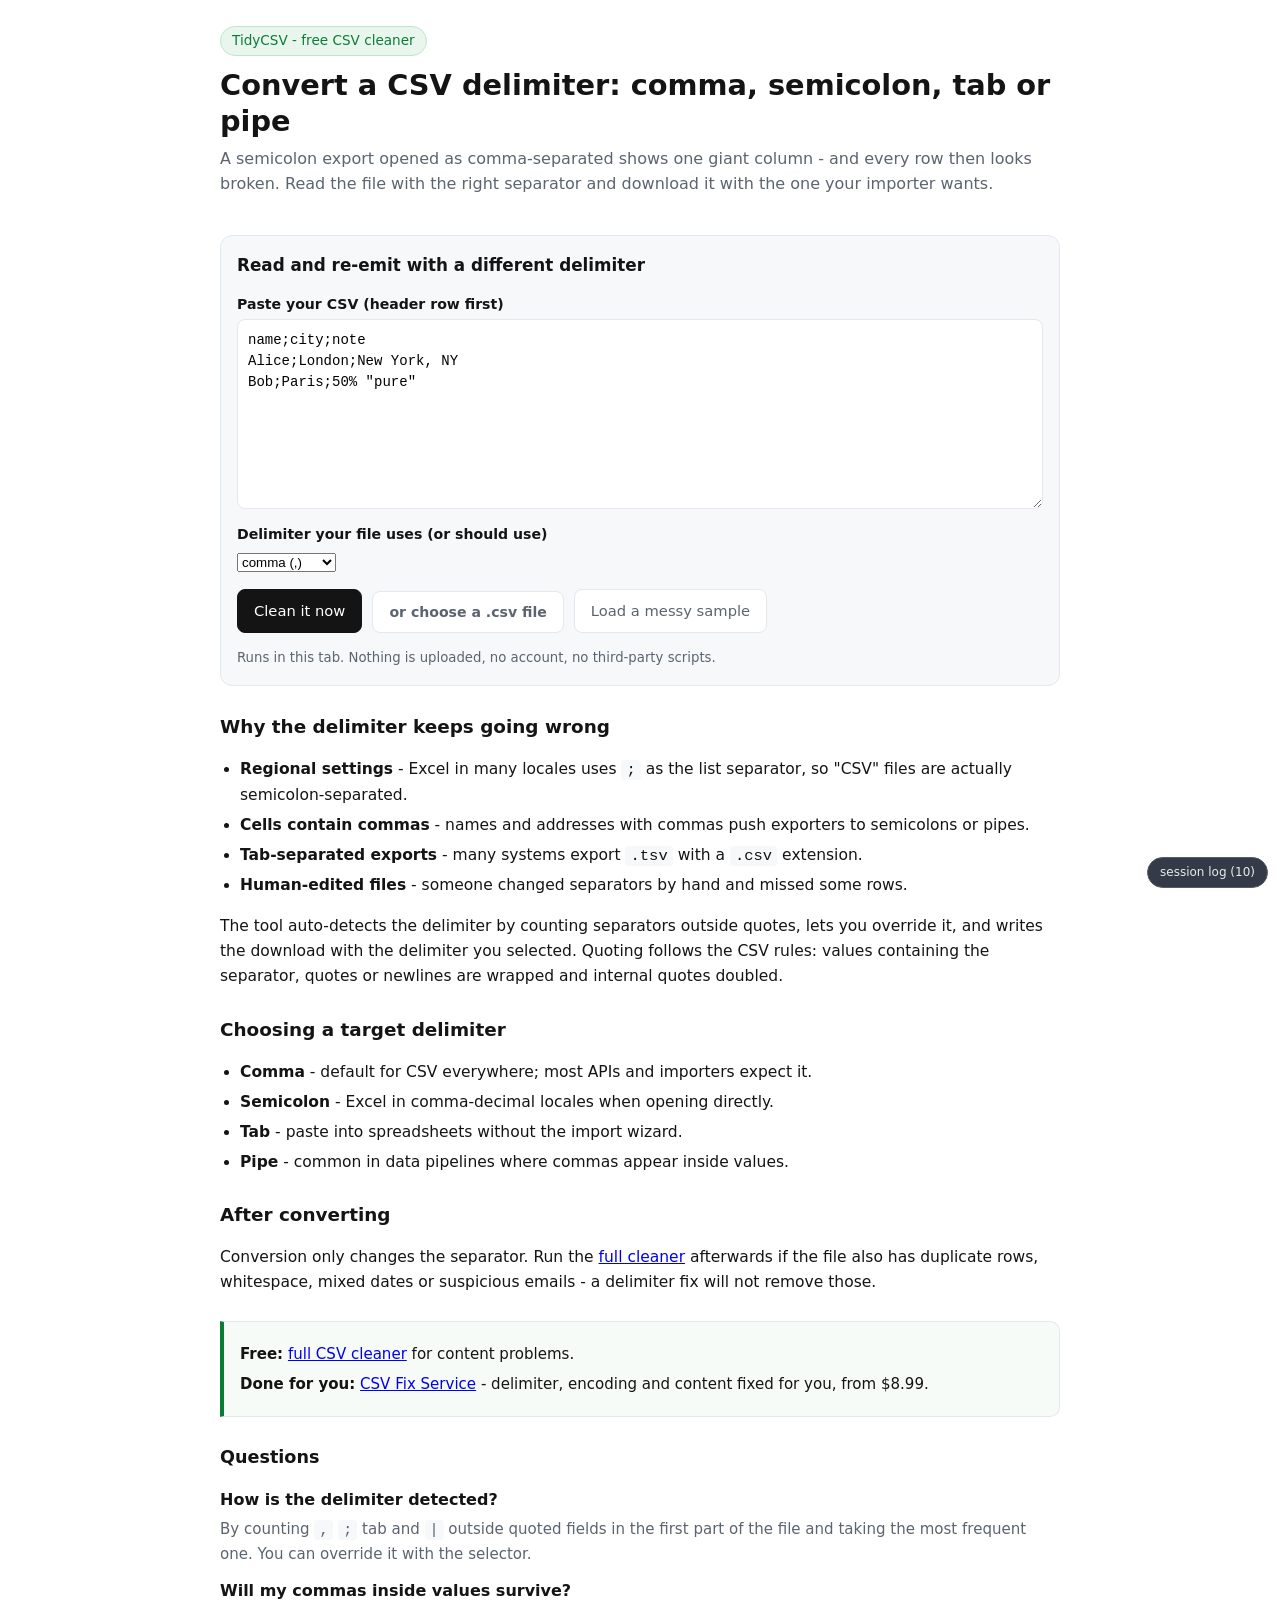
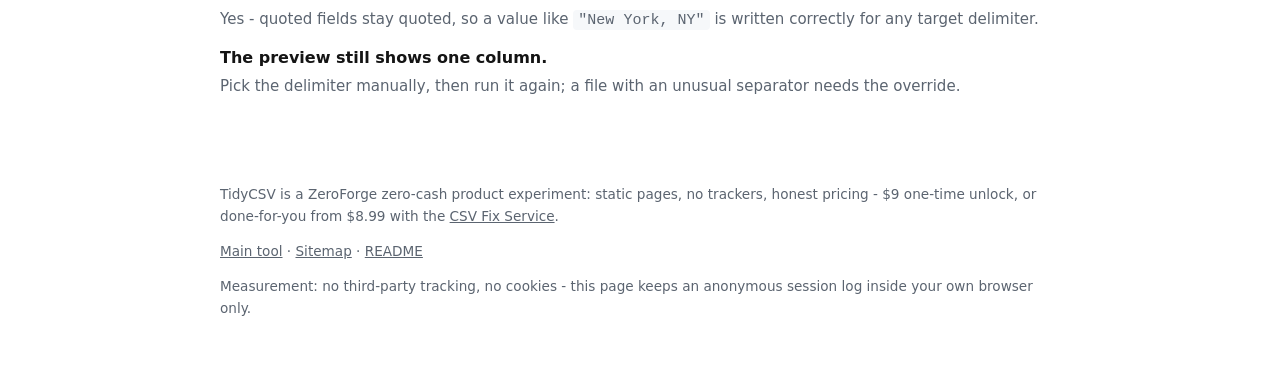
<file: csv-delimiter-conversion.html>
<!doctype html>
<html lang="en">
<head>
<meta charset="utf-8">
<meta name="viewport" content="width=device-width, initial-scale=1">
<title>Convert CSV delimiter: comma, semicolon, tab or pipe | TidyCSV</title>
<meta name="description" content="Convert a CSV delimiter between comma, semicolon, tab and pipe - for example a semicolon export that Excel opens as one column. Free, runs in your browser, nothing uploaded.">
<link rel="canonical" href="https://uniquepratham.github.io/tidycsv/csv-delimiter-conversion.html">
<meta name="robots" content="index,follow">
<meta property="og:type" content="article">
<meta property="og:title" content="Convert CSV delimiter: comma, semicolon, tab, pipe">
<meta property="og:description" content="Read any common separator and download the file with the one your importer expects. Free, in your browser.">
<meta name="twitter:card" content="summary">
<link rel="stylesheet" href="site.css">
</head>
<body>
<header class="zc-head">
  <a class="zc-brand" href="index.html">TidyCSV - free CSV cleaner</a>
  <h1>Convert a CSV delimiter: comma, semicolon, tab or pipe</h1>
  <p class="zc-sub">A semicolon export opened as comma-separated shows one giant column - and every row
  then looks broken. Read the file with the right separator and download it with the one your importer
  wants.</p>
</header>
<main>
  <section class="zc-toolbox">
    <h2>Read and re-emit with a different delimiter</h2>
    <div id="tool"></div>
  </section>

  <article>
    <h2>Why the delimiter keeps going wrong</h2>
    <ul>
      <li><strong>Regional settings</strong> - Excel in many locales uses <code>;</code> as the list
        separator, so "CSV" files are actually semicolon-separated.</li>
      <li><strong>Cells contain commas</strong> - names and addresses with commas push exporters to
        semicolons or pipes.</li>
      <li><strong>Tab-separated exports</strong> - many systems export <code>.tsv</code> with a
        <code>.csv</code> extension.</li>
      <li><strong>Human-edited files</strong> - someone changed separators by hand and missed some rows.</li>
    </ul>
    <p>The tool auto-detects the delimiter by counting separators outside quotes, lets you override it,
    and writes the download with the delimiter you selected. Quoting follows the CSV rules: values
    containing the separator, quotes or newlines are wrapped and internal quotes doubled.</p>

    <h2>Choosing a target delimiter</h2>
    <ul>
      <li><strong>Comma</strong> - default for CSV everywhere; most APIs and importers expect it.</li>
      <li><strong>Semicolon</strong> - Excel in comma-decimal locales when opening directly.</li>
      <li><strong>Tab</strong> - paste into spreadsheets without the import wizard.</li>
      <li><strong>Pipe</strong> - common in data pipelines where commas appear inside values.</li>
    </ul>

    <h2>After converting</h2>
    <p>Conversion only changes the separator. Run the <a href="clean-csv-online.html">full cleaner</a>
    afterwards if the file also has duplicate rows, whitespace, mixed dates or suspicious emails - a
    delimiter fix will not remove those.</p>
  </article>

  <div class="zc-cta">
    <p><strong>Free:</strong> <a href="clean-csv-online.html">full CSV cleaner</a> for content problems.</p>
    <p><strong>Done for you:</strong> <a href="../csv-fix-service/index.html">CSV Fix Service</a> - delimiter, encoding and content fixed for you, from $8.99.</p>
  </div>

  <section class="zc-faq">
    <h2>Questions</h2>
    <dl>
      <dt>How is the delimiter detected?</dt>
      <dd>By counting <code>,</code> <code>;</code> tab and <code>|</code> outside quoted fields in the first part of the file and taking the most frequent one. You can override it with the selector.</dd>
      <dt>Will my commas inside values survive?</dt>
      <dd>Yes - quoted fields stay quoted, so a value like <code>"New York, NY"</code> is written correctly for any target delimiter.</dd>
      <dt>The preview still shows one column.</dt>
      <dd>Pick the delimiter manually, then run it again; a file with an unusual separator needs the override.</dd>
    </dl>
  </section>
</main>
<footer>
  <p>TidyCSV is a ZeroForge zero-cash product experiment: static pages, no trackers, honest pricing -
  $9 one-time unlock, or done-for-you from $8.99 with the
  <a href="../csv-fix-service/index.html">CSV Fix Service</a>.</p>
  <p><a href="index.html">Main tool</a> · <a href="sitemap.xml">Sitemap</a> · <a href="README.md">README</a></p>
  <p class="zc-privacy">Measurement: no third-party tracking, no cookies - this page
  keeps an anonymous session log inside your own browser only.</p>
</footer>
<script>window.ZF_TRACKING = {experiment: "exp_008", product: "tidycsv"};
window.ZF_PAGE = {mode: "delimiter", focus: [],
  sample: "name;city;note\nAlice;London;New York, NY\nBob;Paris;50% \"pure\"\n",
  messySample: "name;city;note\nAlice;London;New York, NY\nBob;Paris;50% \"pure\"\n"};</script>
<script src="tidycsv.js"></script>
<script src="seo-tool.js"></script>
<script src="zf-track.js"></script>
</body>
</html>
</file>
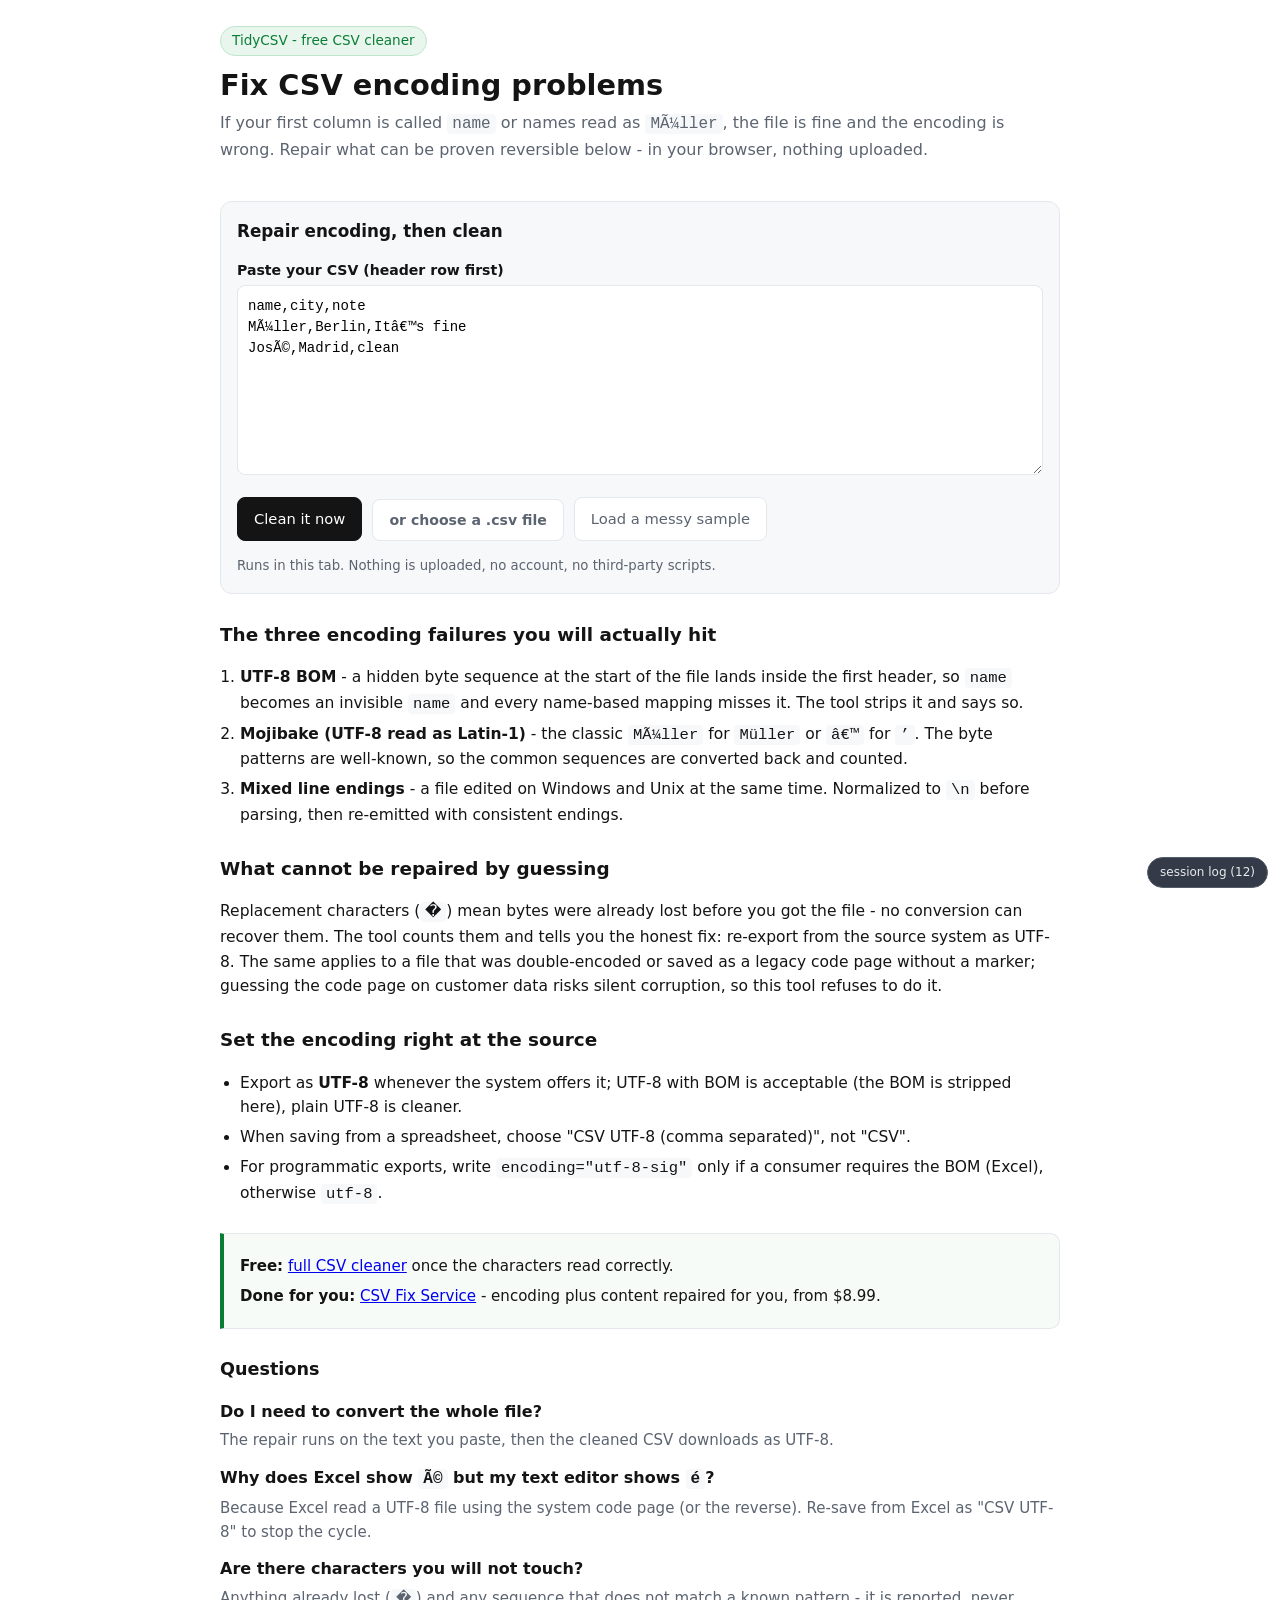
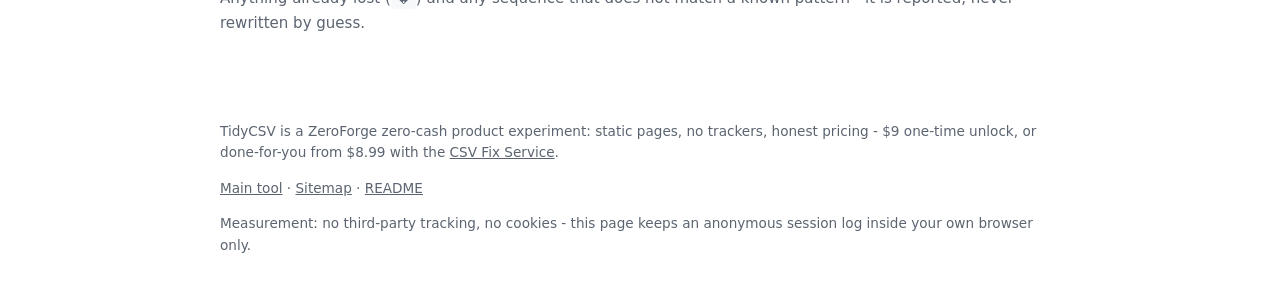
<file: csv-encoding-problems.html>
<!doctype html>
<html lang="en">
<head>
<meta charset="utf-8">
<meta name="viewport" content="width=device-width, initial-scale=1">
<title>Fix CSV encoding problems: BOM, mojibake, broken characters | TidyCSV</title>
<meta name="description" content="Fix CSV encoding problems: UTF-8 BOM breaking the first column name, mojibake like 'Ã©' instead of 'é', mixed line endings and unreadable characters. Free repair, runs in your browser.">
<link rel="canonical" href="https://uniquepratham.github.io/tidycsv/csv-encoding-problems.html">
<meta name="robots" content="index,follow">
<meta property="og:type" content="article">
<meta property="og:title" content="Fix CSV encoding problems: BOM, mojibake, broken characters">
<meta property="og:description" content="Strip the BOM, repair common UTF-8 read-as-Latin-1 mojibake, normalize line endings - in your browser.">
<meta name="twitter:card" content="summary">
<link rel="stylesheet" href="site.css">
</head>
<body>
<header class="zc-head">
  <a class="zc-brand" href="index.html">TidyCSV - free CSV cleaner</a>
  <h1>Fix CSV encoding problems</h1>
  <p class="zc-sub">If your first column is called <code>﻿name</code> or names read as
  <code>MÃ¼ller</code>, the file is fine and the encoding is wrong. Repair what can be proven reversible
  below - in your browser, nothing uploaded.</p>
</header>
<main>
  <section class="zc-toolbox">
    <h2>Repair encoding, then clean</h2>
    <div id="tool"></div>
  </section>

  <article>
    <h2>The three encoding failures you will actually hit</h2>
    <ol>
      <li><strong>UTF-8 BOM</strong> - a hidden byte sequence at the start of the file lands inside the
        first header, so <code>name</code> becomes an invisible <code>﻿name</code> and every
        name-based mapping misses it. The tool strips it and says so.</li>
      <li><strong>Mojibake (UTF-8 read as Latin-1)</strong> - the classic <code>MÃ¼ller</code> for
        <code>Müller</code> or <code>â€™</code> for <code>’</code>. The byte patterns are
        well-known, so the common sequences are converted back and counted.</li>
      <li><strong>Mixed line endings</strong> - a file edited on Windows and Unix at the same time.
        Normalized to <code>\n</code> before parsing, then re-emitted with consistent endings.</li>
    </ol>

    <h2>What cannot be repaired by guessing</h2>
    <p>Replacement characters (<code>�</code>) mean bytes were already lost before you got the file -
    no conversion can recover them. The tool counts them and tells you the honest fix: re-export from the
    source system as UTF-8. The same applies to a file that was double-encoded or saved as a legacy code
    page without a marker; guessing the code page on customer data risks silent corruption, so this tool
    refuses to do it.</p>

    <h2>Set the encoding right at the source</h2>
    <ul>
      <li>Export as <strong>UTF-8</strong> whenever the system offers it; UTF-8 with BOM is acceptable
        (the BOM is stripped here), plain UTF-8 is cleaner.</li>
      <li>When saving from a spreadsheet, choose "CSV UTF-8 (comma separated)", not "CSV".</li>
      <li>For programmatic exports, write <code>encoding="utf-8-sig"</code> only if a consumer requires
        the BOM (Excel), otherwise <code>utf-8</code>.</li>
    </ul>
  </article>

  <div class="zc-cta">
    <p><strong>Free:</strong> <a href="clean-csv-online.html">full CSV cleaner</a> once the characters read correctly.</p>
    <p><strong>Done for you:</strong> <a href="../csv-fix-service/index.html">CSV Fix Service</a> - encoding plus content repaired for you, from $8.99.</p>
  </div>

  <section class="zc-faq">
    <h2>Questions</h2>
    <dl>
      <dt>Do I need to convert the whole file?</dt>
      <dd>The repair runs on the text you paste, then the cleaned CSV downloads as UTF-8.</dd>
      <dt>Why does Excel show <code>Ã©</code> but my text editor shows <code>é</code>?</dt>
      <dd>Because Excel read a UTF-8 file using the system code page (or the reverse). Re-save from Excel as "CSV UTF-8" to stop the cycle.</dd>
      <dt>Are there characters you will not touch?</dt>
      <dd>Anything already lost (<code>�</code>) and any sequence that does not match a known pattern - it is reported, never rewritten by guess.</dd>
    </dl>
  </section>
</main>
<footer>
  <p>TidyCSV is a ZeroForge zero-cash product experiment: static pages, no trackers, honest pricing -
  $9 one-time unlock, or done-for-you from $8.99 with the
  <a href="../csv-fix-service/index.html">CSV Fix Service</a>.</p>
  <p><a href="index.html">Main tool</a> · <a href="sitemap.xml">Sitemap</a> · <a href="README.md">README</a></p>
  <p class="zc-privacy">Measurement: no third-party tracking, no cookies - this page
  keeps an anonymous session log inside your own browser only.</p>
</footer>
<script>window.ZF_TRACKING = {experiment: "exp_008", product: "tidycsv"};
window.ZF_PAGE = {mode: "encoding", focus: [],
  sample: "﻿name,city,note\nMÃ¼ller,Berlin,Itâ€™s fine\r\nJosÃ©,Madrid,clean\n",
  messySample: "﻿name,city,note\nMÃ¼ller,Berlin,Itâ€™s fine\r\nJosÃ©,Madrid,clean\n"};</script>
<script src="tidycsv.js"></script>
<script src="seo-tool.js"></script>
<script src="zf-track.js"></script>
</body>
</html>
</file>
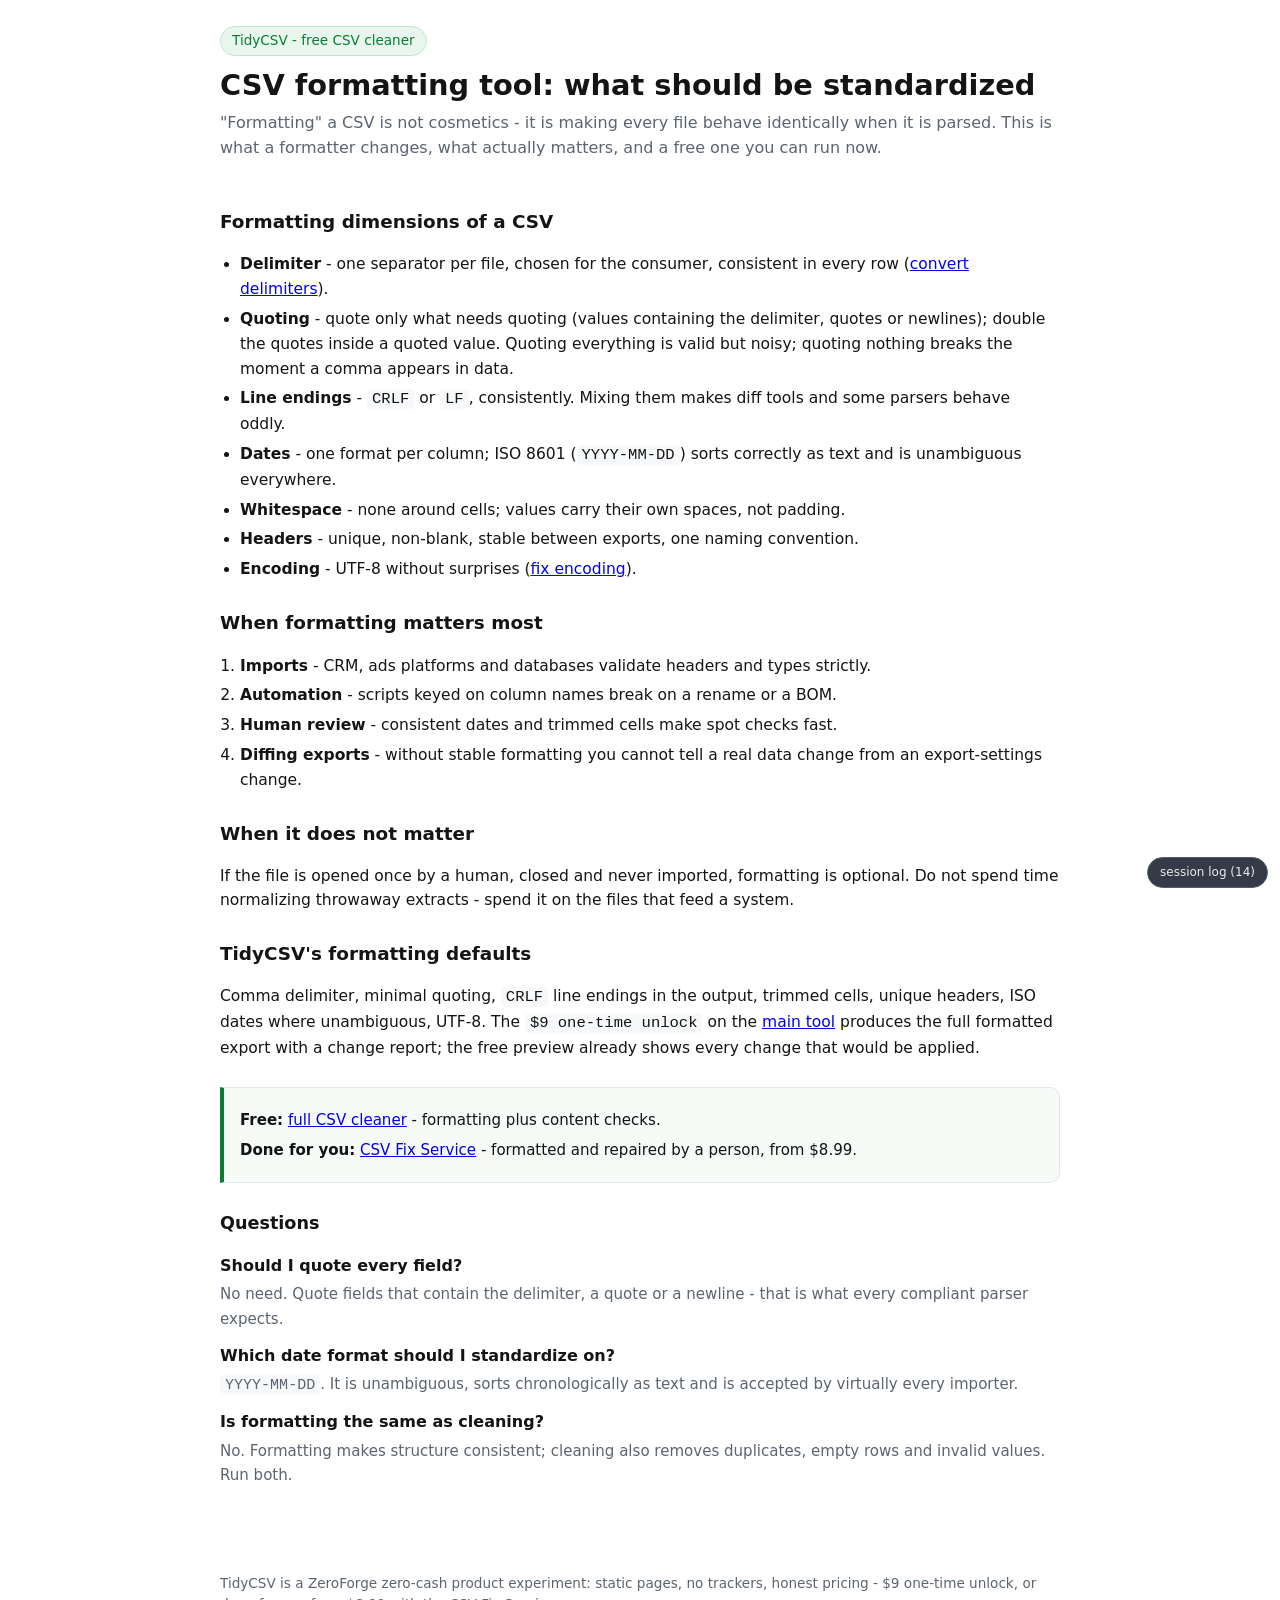
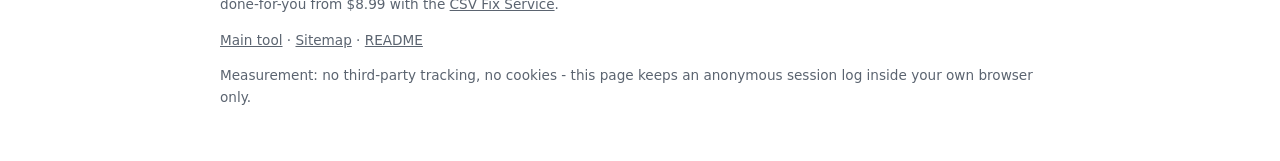
<file: csv-formatting-tool.html>
<!doctype html>
<html lang="en">
<head>
<meta charset="utf-8">
<meta name="viewport" content="width=device-width, initial-scale=1">
<title>CSV formatting tool: quoting, dates, headers, whitespace | TidyCSV</title>
<meta name="description" content="What a CSV formatting tool actually changes: quoting rules, delimiters, line endings, date formats, whitespace and header names - plus a free formatter that runs in your browser.">
<link rel="canonical" href="https://uniquepratham.github.io/tidycsv/csv-formatting-tool.html">
<meta name="robots" content="index,follow">
<meta property="og:type" content="article">
<meta property="og:title" content="CSV formatting tool: quoting, dates, headers, whitespace">
<meta property="og:description" content="What CSV formatting means in practice, when it matters, and a free browser formatter.">
<meta name="twitter:card" content="summary">
<link rel="stylesheet" href="site.css">
</head>
<body>
<header class="zc-head">
  <a class="zc-brand" href="index.html">TidyCSV - free CSV cleaner</a>
  <h1>CSV formatting tool: what should be standardized</h1>
  <p class="zc-sub">"Formatting" a CSV is not cosmetics - it is making every file behave identically when
  it is parsed. This is what a formatter changes, what actually matters, and a free one you can run now.</p>
</header>
<main>
  <article>
    <h2>Formatting dimensions of a CSV</h2>
    <ul>
      <li><strong>Delimiter</strong> - one separator per file, chosen for the consumer, consistent in
        every row (<a href="csv-delimiter-conversion.html">convert delimiters</a>).</li>
      <li><strong>Quoting</strong> - quote only what needs quoting (values containing the delimiter,
        quotes or newlines); double the quotes inside a quoted value. Quoting everything is valid but
        noisy; quoting nothing breaks the moment a comma appears in data.</li>
      <li><strong>Line endings</strong> - <code>CRLF</code> or <code>LF</code>, consistently. Mixing
        them makes diff tools and some parsers behave oddly.</li>
      <li><strong>Dates</strong> - one format per column; ISO 8601 (<code>YYYY-MM-DD</code>) sorts
        correctly as text and is unambiguous everywhere.</li>
      <li><strong>Whitespace</strong> - none around cells; values carry their own spaces, not padding.</li>
      <li><strong>Headers</strong> - unique, non-blank, stable between exports, one naming convention.</li>
      <li><strong>Encoding</strong> - UTF-8 without surprises (<a href="csv-encoding-problems.html">fix encoding</a>).</li>
    </ul>

    <h2>When formatting matters most</h2>
    <ol>
      <li><strong>Imports</strong> - CRM, ads platforms and databases validate headers and types strictly.</li>
      <li><strong>Automation</strong> - scripts keyed on column names break on a rename or a BOM.</li>
      <li><strong>Human review</strong> - consistent dates and trimmed cells make spot checks fast.</li>
      <li><strong>Diffing exports</strong> - without stable formatting you cannot tell a real data change
        from an export-settings change.</li>
    </ol>

    <h2>When it does not matter</h2>
    <p>If the file is opened once by a human, closed and never imported, formatting is optional. Do not
    spend time normalizing throwaway extracts - spend it on the files that feed a system.</p>

    <h2>TidyCSV's formatting defaults</h2>
    <p>Comma delimiter, minimal quoting, <code>CRLF</code> line endings in the output, trimmed cells,
    unique headers, ISO dates where unambiguous, UTF-8. The <code>$9 one-time unlock</code> on the
    <a href="index.html" data-zf-event="pricing_view">main tool</a> produces the full formatted export
    with a change report; the free preview already shows every change that would be applied.</p>
  </article>

  <div class="zc-cta">
    <p><strong>Free:</strong> <a href="clean-csv-online.html">full CSV cleaner</a> - formatting plus content checks.</p>
    <p><strong>Done for you:</strong> <a href="../csv-fix-service/index.html">CSV Fix Service</a> - formatted and repaired by a person, from $8.99.</p>
  </div>

  <section class="zc-faq">
    <h2>Questions</h2>
    <dl>
      <dt>Should I quote every field?</dt>
      <dd>No need. Quote fields that contain the delimiter, a quote or a newline - that is what every compliant parser expects.</dd>
      <dt>Which date format should I standardize on?</dt>
      <dd><code>YYYY-MM-DD</code>. It is unambiguous, sorts chronologically as text and is accepted by virtually every importer.</dd>
      <dt>Is formatting the same as cleaning?</dt>
      <dd>No. Formatting makes structure consistent; cleaning also removes duplicates, empty rows and invalid values. Run both.</dd>
    </dl>
  </section>
</main>
<footer>
  <p>TidyCSV is a ZeroForge zero-cash product experiment: static pages, no trackers, honest pricing -
  $9 one-time unlock, or done-for-you from $8.99 with the
  <a href="../csv-fix-service/index.html">CSV Fix Service</a>.</p>
  <p><a href="index.html">Main tool</a> · <a href="sitemap.xml">Sitemap</a> · <a href="README.md">README</a></p>
  <p class="zc-privacy">Measurement: no third-party tracking, no cookies - this page
  keeps an anonymous session log inside your own browser only.</p>
</footer>
<script>window.ZF_TRACKING = {experiment: "exp_008", product: "tidycsv"};</script>
<script src="zf-track.js"></script>
</body>
</html>
</file>
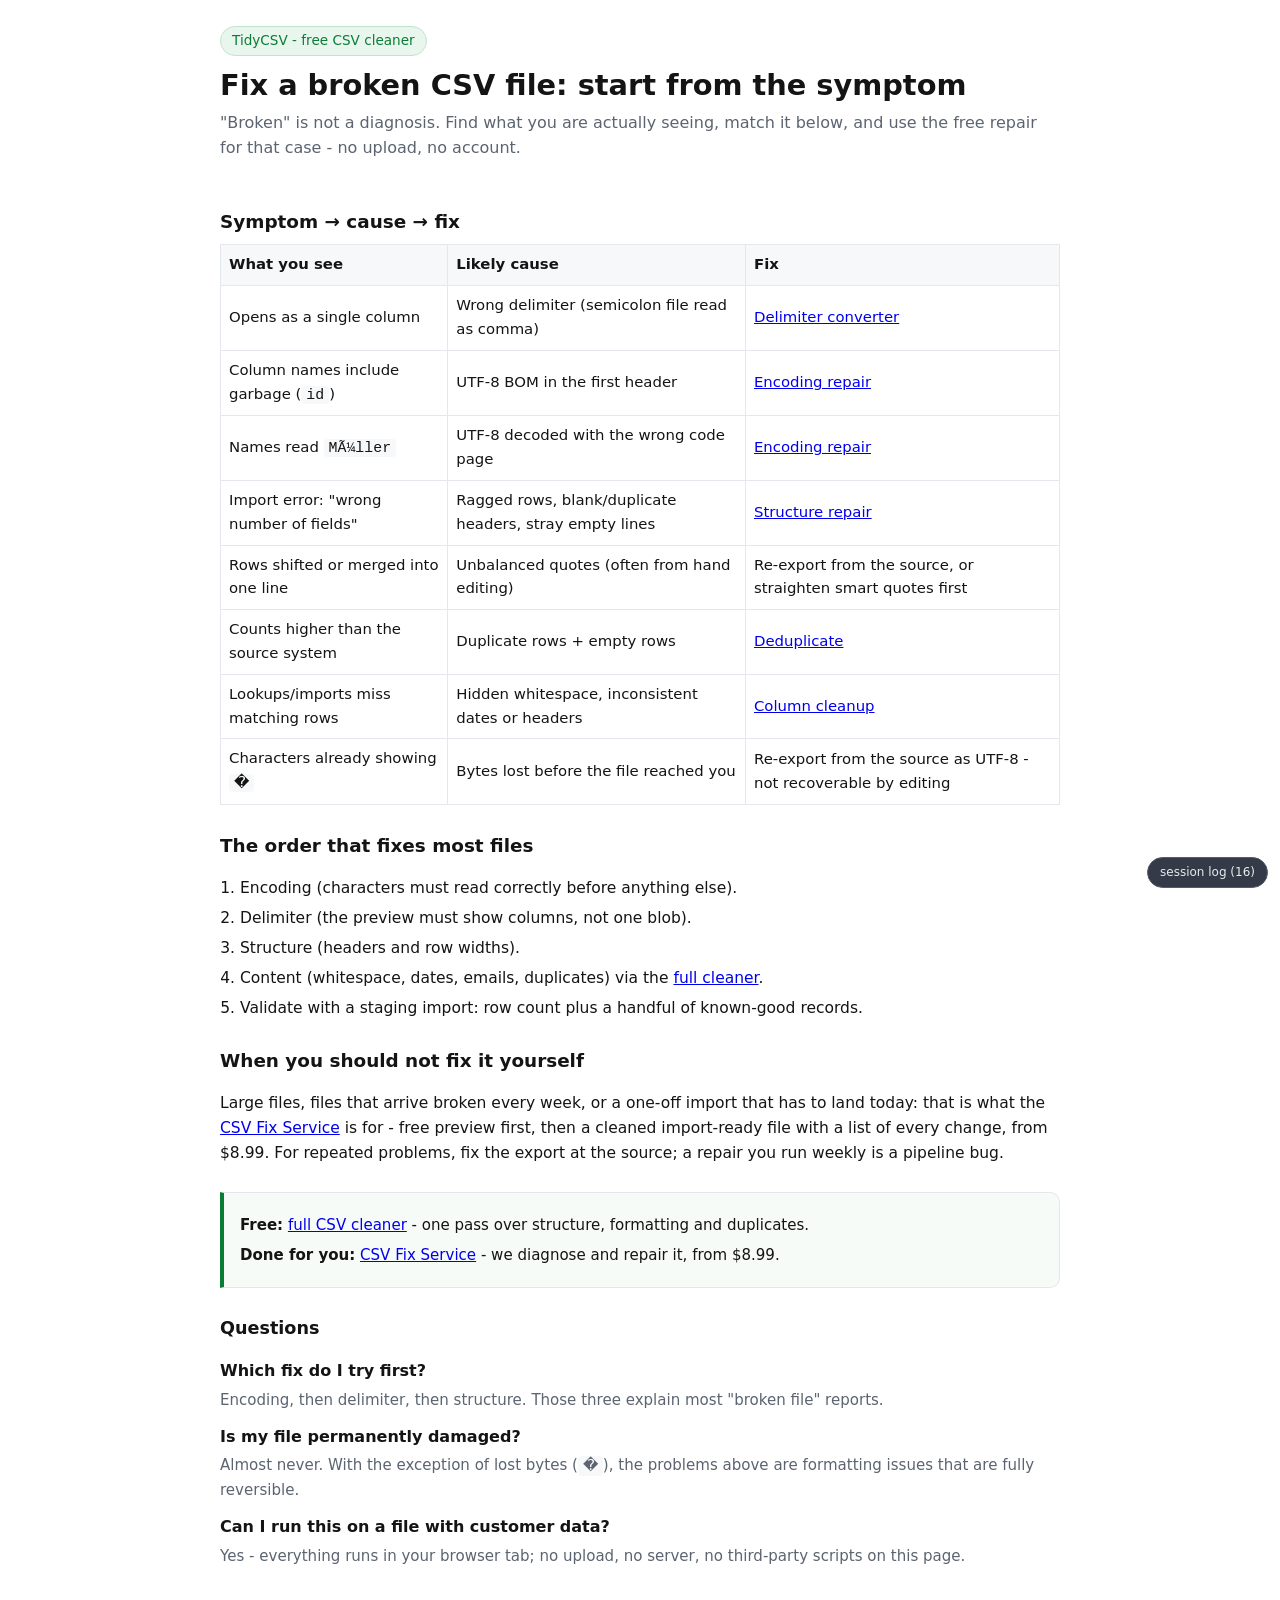
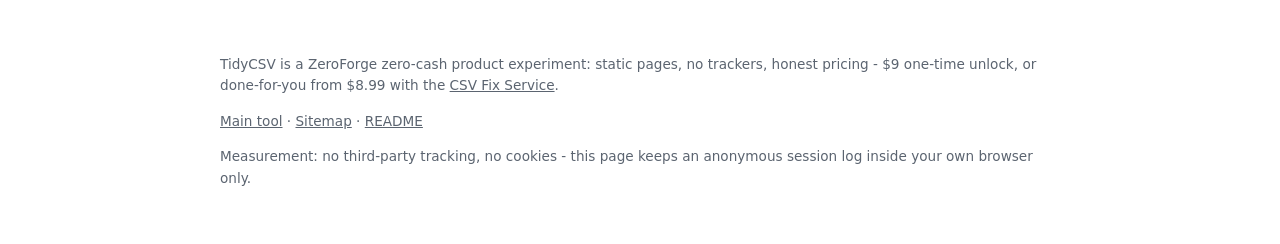
<file: fix-broken-csv-file.html>
<!doctype html>
<html lang="en">
<head>
<meta charset="utf-8">
<meta name="viewport" content="width=device-width, initial-scale=1">
<title>Fix a broken CSV file: symptoms, causes and the right fix | TidyCSV</title>
<meta name="description" content="Your CSV will not import, opens as one column, shows broken characters or has missing rows: match the symptom to the cause and the fix - with a free repair tool for each case.">
<link rel="canonical" href="https://uniquepratham.github.io/tidycsv/fix-broken-csv-file.html">
<meta name="robots" content="index,follow">
<meta property="og:type" content="article">
<meta property="og:title" content="Fix a broken CSV file: symptoms, causes, fixes">
<meta property="og:description" content="Match the symptom (won't import, one column, broken characters, missing rows) to the fix.">
<meta name="twitter:card" content="summary">
<link rel="stylesheet" href="site.css">
</head>
<body>
<header class="zc-head">
  <a class="zc-brand" href="index.html">TidyCSV - free CSV cleaner</a>
  <h1>Fix a broken CSV file: start from the symptom</h1>
  <p class="zc-sub">"Broken" is not a diagnosis. Find what you are actually seeing, match it below, and
  use the free repair for that case - no upload, no account.</p>
</header>
<main>
  <article>
    <h2>Symptom → cause → fix</h2>
    <table class="pricing" style="border-collapse:collapse;width:100%;font-size:.93rem">
      <thead><tr><th style="border:1px solid #e4e8ec;padding:8px;background:#f6f8fa;text-align:left">What you see</th>
      <th style="border:1px solid #e4e8ec;padding:8px;background:#f6f8fa;text-align:left">Likely cause</th>
      <th style="border:1px solid #e4e8ec;padding:8px;background:#f6f8fa;text-align:left">Fix</th></tr></thead>
      <tbody>
      <tr><td style="border:1px solid #e4e8ec;padding:8px">Opens as a single column</td>
          <td style="border:1px solid #e4e8ec;padding:8px">Wrong delimiter (semicolon file read as comma)</td>
          <td style="border:1px solid #e4e8ec;padding:8px"><a href="csv-delimiter-conversion.html">Delimiter converter</a></td></tr>
      <tr><td style="border:1px solid #e4e8ec;padding:8px">Column names include garbage (<code>﻿id</code>)</td>
          <td style="border:1px solid #e4e8ec;padding:8px">UTF-8 BOM in the first header</td>
          <td style="border:1px solid #e4e8ec;padding:8px"><a href="csv-encoding-problems.html">Encoding repair</a></td></tr>
      <tr><td style="border:1px solid #e4e8ec;padding:8px">Names read <code>MÃ¼ller</code></td>
          <td style="border:1px solid #e4e8ec;padding:8px">UTF-8 decoded with the wrong code page</td>
          <td style="border:1px solid #e4e8ec;padding:8px"><a href="csv-encoding-problems.html">Encoding repair</a></td></tr>
      <tr><td style="border:1px solid #e4e8ec;padding:8px">Import error: "wrong number of fields"</td>
          <td style="border:1px solid #e4e8ec;padding:8px">Ragged rows, blank/duplicate headers, stray empty lines</td>
          <td style="border:1px solid #e4e8ec;padding:8px"><a href="fix-malformed-csv.html">Structure repair</a></td></tr>
      <tr><td style="border:1px solid #e4e8ec;padding:8px">Rows shifted or merged into one line</td>
          <td style="border:1px solid #e4e8ec;padding:8px">Unbalanced quotes (often from hand editing)</td>
          <td style="border:1px solid #e4e8ec;padding:8px">Re-export from the source, or straighten smart quotes first</td></tr>
      <tr><td style="border:1px solid #e4e8ec;padding:8px">Counts higher than the source system</td>
          <td style="border:1px solid #e4e8ec;padding:8px">Duplicate rows + empty rows</td>
          <td style="border:1px solid #e4e8ec;padding:8px"><a href="remove-duplicate-csv-rows.html">Deduplicate</a></td></tr>
      <tr><td style="border:1px solid #e4e8ec;padding:8px">Lookups/imports miss matching rows</td>
          <td style="border:1px solid #e4e8ec;padding:8px">Hidden whitespace, inconsistent dates or headers</td>
          <td style="border:1px solid #e4e8ec;padding:8px"><a href="csv-column-cleanup.html">Column cleanup</a></td></tr>
      <tr><td style="border:1px solid #e4e8ec;padding:8px">Characters already showing <code>�</code></td>
          <td style="border:1px solid #e4e8ec;padding:8px">Bytes lost before the file reached you</td>
          <td style="border:1px solid #e4e8ec;padding:8px">Re-export from the source as UTF-8 - not recoverable by editing</td></tr>
      </tbody>
    </table>

    <h2>The order that fixes most files</h2>
    <ol>
      <li>Encoding (characters must read correctly before anything else).</li>
      <li>Delimiter (the preview must show columns, not one blob).</li>
      <li>Structure (headers and row widths).</li>
      <li>Content (whitespace, dates, emails, duplicates) via the
        <a href="clean-csv-online.html">full cleaner</a>.</li>
      <li>Validate with a staging import: row count plus a handful of known-good records.</li>
    </ol>

    <h2>When you should not fix it yourself</h2>
    <p>Large files, files that arrive broken every week, or a one-off import that has to land today:
    that is what the <a href="../csv-fix-service/index.html">CSV Fix Service</a> is for - free preview
    first, then a cleaned import-ready file with a list of every change, from $8.99. For repeated problems,
    fix the export at the source; a repair you run weekly is a pipeline bug.</p>
  </article>

  <div class="zc-cta">
    <p><strong>Free:</strong> <a href="clean-csv-online.html">full CSV cleaner</a> - one pass over structure, formatting and duplicates.</p>
    <p><strong>Done for you:</strong> <a href="../csv-fix-service/index.html">CSV Fix Service</a> - we diagnose and repair it, from $8.99.</p>
  </div>

  <section class="zc-faq">
    <h2>Questions</h2>
    <dl>
      <dt>Which fix do I try first?</dt>
      <dd>Encoding, then delimiter, then structure. Those three explain most "broken file" reports.</dd>
      <dt>Is my file permanently damaged?</dt>
      <dd>Almost never. With the exception of lost bytes (<code>�</code>), the problems above are formatting issues that are fully reversible.</dd>
      <dt>Can I run this on a file with customer data?</dt>
      <dd>Yes - everything runs in your browser tab; no upload, no server, no third-party scripts on this page.</dd>
    </dl>
  </section>
</main>
<footer>
  <p>TidyCSV is a ZeroForge zero-cash product experiment: static pages, no trackers, honest pricing -
  $9 one-time unlock, or done-for-you from $8.99 with the
  <a href="../csv-fix-service/index.html">CSV Fix Service</a>.</p>
  <p><a href="index.html">Main tool</a> · <a href="sitemap.xml">Sitemap</a> · <a href="README.md">README</a></p>
  <p class="zc-privacy">Measurement: no third-party tracking, no cookies - this page
  keeps an anonymous session log inside your own browser only.</p>
</footer>
<script>window.ZF_TRACKING = {experiment: "exp_008", product: "tidycsv"};</script>
<script src="zf-track.js"></script>
</body>
</html>
</file>
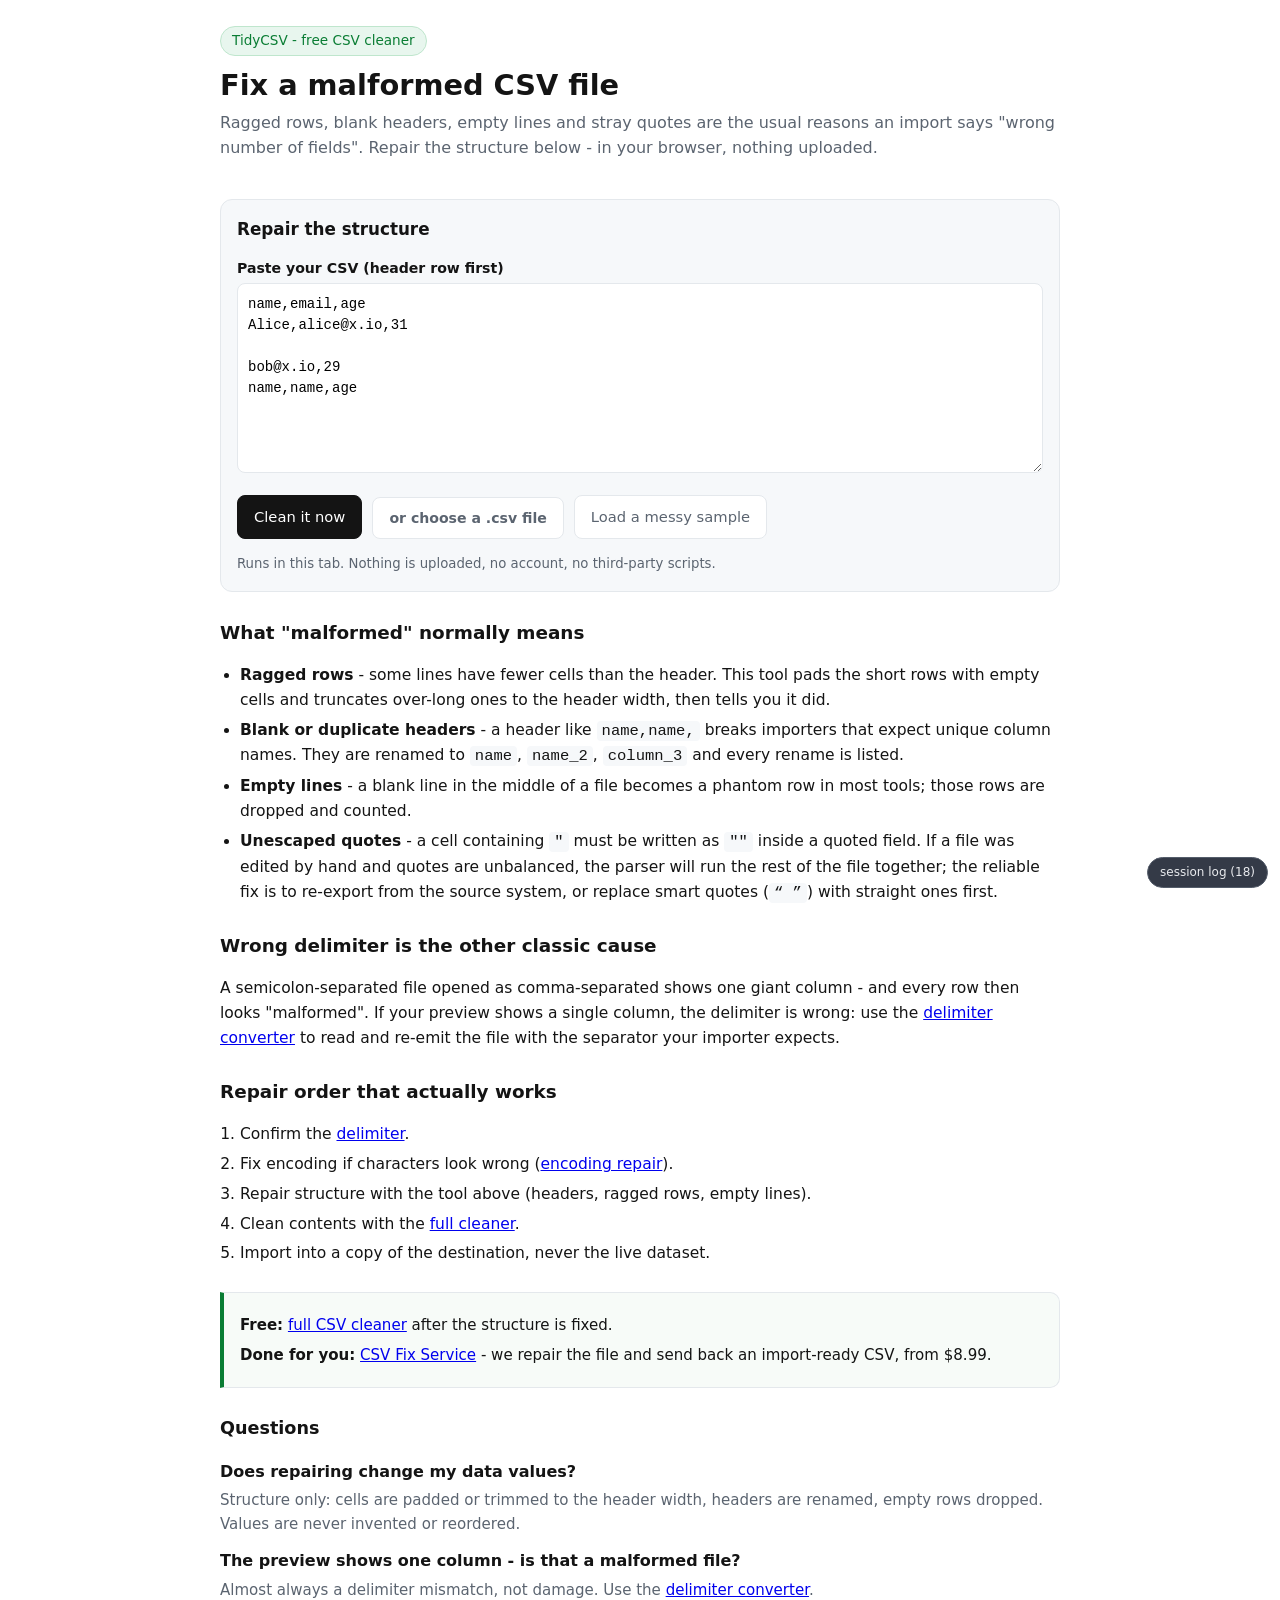
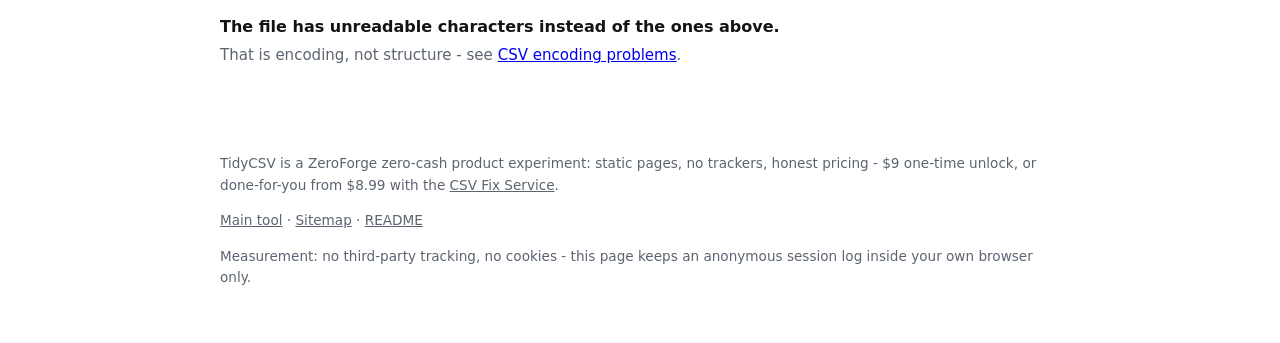
<file: fix-malformed-csv.html>
<!doctype html>
<html lang="en">
<head>
<meta charset="utf-8">
<meta name="viewport" content="width=device-width, initial-scale=1">
<title>Fix a malformed CSV file (ragged rows, blank headers, broken quotes) | TidyCSV</title>
<meta name="description" content="Fix a malformed CSV file: ragged rows with missing cells, blank or duplicate headers, empty lines and unescaped quotes. Paste the file, get a structurally valid CSV back - processed in your browser.">
<link rel="canonical" href="https://uniquepratham.github.io/tidycsv/fix-malformed-csv.html">
<meta name="robots" content="index,follow">
<meta property="og:type" content="article">
<meta property="og:title" content="Fix a malformed CSV file - free browser repair">
<meta property="og:description" content="Ragged rows padded, headers repaired, empty lines removed. Runs in your browser, nothing uploaded.">
<meta name="twitter:card" content="summary">
<link rel="stylesheet" href="site.css">
</head>
<body>
<header class="zc-head">
  <a class="zc-brand" href="index.html">TidyCSV - free CSV cleaner</a>
  <h1>Fix a malformed CSV file</h1>
  <p class="zc-sub">Ragged rows, blank headers, empty lines and stray quotes are the usual reasons an
  import says "wrong number of fields". Repair the structure below - in your browser, nothing uploaded.</p>
</header>
<main>
  <section class="zc-toolbox">
    <h2>Repair the structure</h2>
    <div id="tool"></div>
  </section>

  <article>
    <h2>What "malformed" normally means</h2>
    <ul>
      <li><strong>Ragged rows</strong> - some lines have fewer cells than the header. This tool pads the
        short rows with empty cells and truncates over-long ones to the header width, then tells you it did.</li>
      <li><strong>Blank or duplicate headers</strong> - a header like <code>name,name,</code> breaks
        importers that expect unique column names. They are renamed to <code>name</code>, <code>name_2</code>,
        <code>column_3</code> and every rename is listed.</li>
      <li><strong>Empty lines</strong> - a blank line in the middle of a file becomes a phantom row in
        most tools; those rows are dropped and counted.</li>
      <li><strong>Unescaped quotes</strong> - a cell containing <code>"</code> must be written as
        <code>""</code> inside a quoted field. If a file was edited by hand and quotes are unbalanced,
        the parser will run the rest of the file together; the reliable fix is to re-export from the
        source system, or replace smart quotes (<code>“ ”</code>) with straight ones first.</li>
    </ul>

    <h2>Wrong delimiter is the other classic cause</h2>
    <p>A semicolon-separated file opened as comma-separated shows one giant column - and every row then
    looks "malformed". If your preview shows a single column, the delimiter is wrong: use the
    <a href="csv-delimiter-conversion.html">delimiter converter</a> to read and re-emit the file with the
    separator your importer expects.</p>

    <h2>Repair order that actually works</h2>
    <ol>
      <li>Confirm the <a href="csv-delimiter-conversion.html">delimiter</a>.</li>
      <li>Fix encoding if characters look wrong (<a href="csv-encoding-problems.html">encoding repair</a>).</li>
      <li>Repair structure with the tool above (headers, ragged rows, empty lines).</li>
      <li>Clean contents with the <a href="clean-csv-online.html">full cleaner</a>.</li>
      <li>Import into a copy of the destination, never the live dataset.</li>
    </ol>
  </article>

  <div class="zc-cta">
    <p><strong>Free:</strong> <a href="clean-csv-online.html">full CSV cleaner</a> after the structure is fixed.</p>
    <p><strong>Done for you:</strong> <a href="../csv-fix-service/index.html">CSV Fix Service</a> - we repair the file and send back an import-ready CSV, from $8.99.</p>
  </div>

  <section class="zc-faq">
    <h2>Questions</h2>
    <dl>
      <dt>Does repairing change my data values?</dt>
      <dd>Structure only: cells are padded or trimmed to the header width, headers are renamed, empty rows dropped. Values are never invented or reordered.</dd>
      <dt>The preview shows one column - is that a malformed file?</dt>
      <dd>Almost always a delimiter mismatch, not damage. Use the <a href="csv-delimiter-conversion.html">delimiter converter</a>.</dd>
      <dt>The file has unreadable characters instead of the ones above.</dt>
      <dd>That is encoding, not structure - see <a href="csv-encoding-problems.html">CSV encoding problems</a>.</dd>
    </dl>
  </section>
</main>
<footer>
  <p>TidyCSV is a ZeroForge zero-cash product experiment: static pages, no trackers, honest pricing -
  $9 one-time unlock, or done-for-you from $8.99 with the
  <a href="../csv-fix-service/index.html">CSV Fix Service</a>.</p>
  <p><a href="index.html">Main tool</a> · <a href="sitemap.xml">Sitemap</a> · <a href="README.md">README</a></p>
  <p class="zc-privacy">Measurement: no third-party tracking, no cookies - this page
  keeps an anonymous session log inside your own browser only.</p>
</footer>
<script>window.ZF_TRACKING = {experiment: "exp_008", product: "tidycsv"};
window.ZF_PAGE = {focus: ["header_noise", "empty_rows"],
  sample: "name,email,age\nAlice,alice@x.io,31\n\nbob@x.io,29\nname,name,age\n",
  messySample: "name,email,age\nAlice,alice@x.io,31\n\nbob@x.io,29\nname,name,age\n"};</script>
<script src="tidycsv.js"></script>
<script src="seo-tool.js"></script>
<script src="zf-track.js"></script>
</body>
</html>
</file>
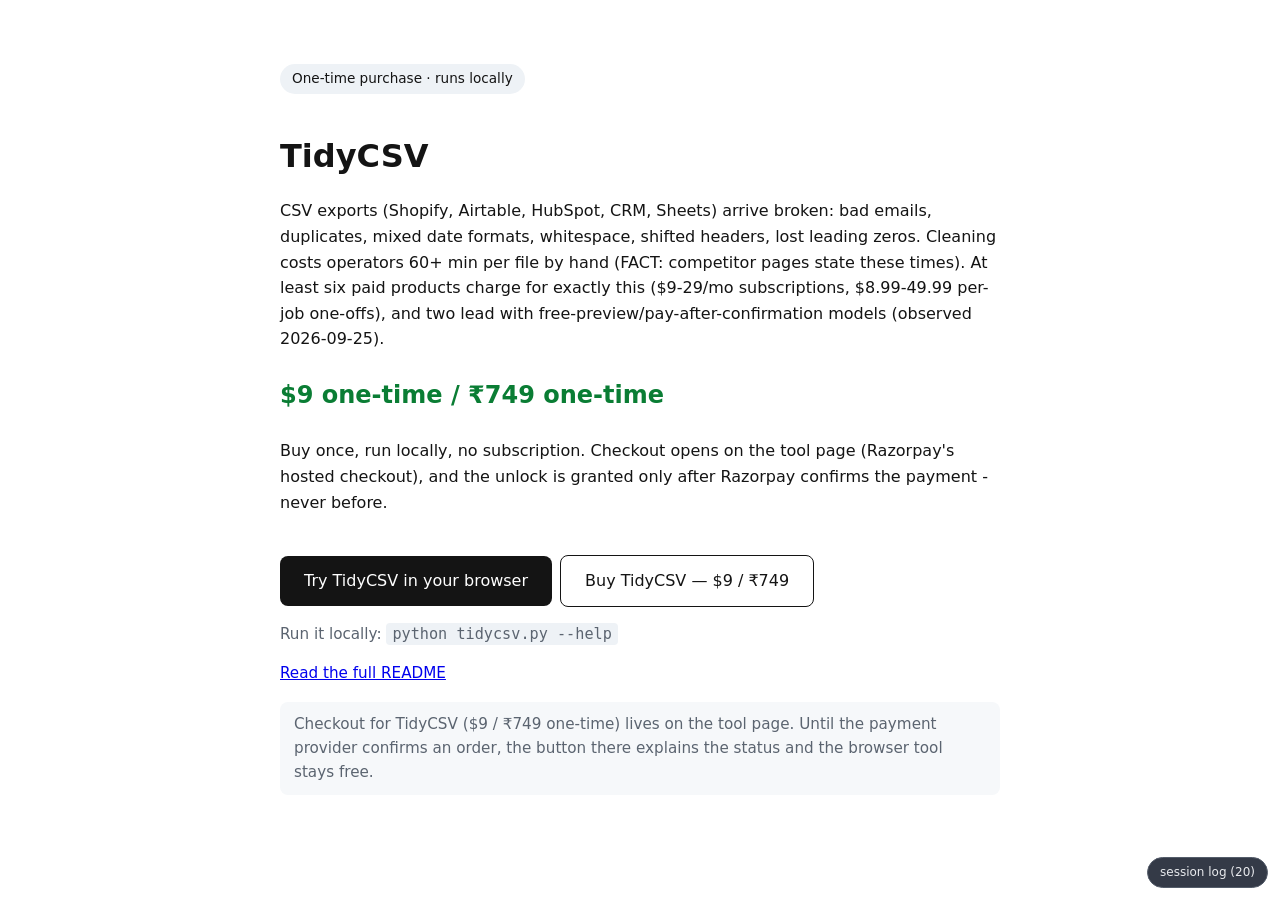
<file: LANDING.html>
<!doctype html>
<html lang="en">
<head>
<meta charset="utf-8">
<meta name="viewport" content="width=device-width, initial-scale=1">
<meta name="description" content="CSV exports (Shopify, Airtable, HubSpot, CRM, Sheets) arrive broken: bad emails, duplicates, mixed date formats, whitespace, shifted headers, lost leading zeros. Cleaning costs operators 60+ min per file by hand (FACT: competitor pages state these times). At least six paid products charge for exactly this ($9-29/mo subscriptions, $8.99-49.99 per-job one-offs), and two lead with free-preview/pay-after-confirmation models (observed 2026-09-25).">
<meta property="og:type" content="website">
<meta property="og:title" content="TidyCSV">
<meta property="og:description" content="CSV exports (Shopify, Airtable, HubSpot, CRM, Sheets) arrive broken: bad emails, duplicates, mixed date formats, whitespace, shifted headers, lost leading zeros. Cleaning costs operators 60+ min per file by hand (FACT: competitor pages state these times). At least six paid products charge for exactly this ($9-29/mo subscriptions, $8.99-49.99 per-job one-offs), and two lead with free-preview/pay-after-confirmation models (observed 2026-09-25).">
<meta name="twitter:card" content="summary">
<title>TidyCSV</title>
<style>
body{font-family:system-ui,sans-serif;max-width:720px;margin:64px auto;padding:0 24px;color:#141414;line-height:1.6}
h1{font-size:2rem;margin-bottom:8px}
.price{font-size:1.5rem;font-weight:700;color:#0a7d34}
.cta{display:inline-block;background:#141414;color:#fff;padding:12px 24px;border-radius:8px;text-decoration:none;margin:24px 8px 0 0}
.cta.secondary{background:#fff;color:#141414;border:1px solid #141414}
.badge{display:inline-block;background:#eef2f6;border-radius:999px;padding:4px 12px;font-size:.85rem;margin-bottom:16px}
.hint{color:#5b6470;font-size:.95rem}
#checkout{margin-top:16px;padding:10px 14px;background:#f6f8fa;border-radius:8px}
code{background:#eef2f6;padding:2px 6px;border-radius:4px}
</style>
</head>
<body>
<span class="badge">One-time purchase · runs locally</span>
<h1>TidyCSV</h1>
<p>CSV exports (Shopify, Airtable, HubSpot, CRM, Sheets) arrive broken: bad emails, duplicates, mixed date formats, whitespace, shifted headers, lost leading zeros. Cleaning costs operators 60+ min per file by hand (FACT: competitor pages state these times). At least six paid products charge for exactly this ($9-29/mo subscriptions, $8.99-49.99 per-job one-offs), and two lead with free-preview/pay-after-confirmation models (observed 2026-09-25).</p>
<p class="price">$9 one-time / &#8377;749 one-time</p>
<p>Buy once, run locally, no subscription. Checkout opens on the tool page (Razorpay's hosted
checkout), and the unlock is granted only after Razorpay confirms the payment - never before.</p>
<a class="cta" href="index.html" data-zf-event="engaged">Try TidyCSV in your browser</a><a class="cta secondary" href="index.html" data-zf-event="cta_click">Buy TidyCSV — $9 / &#8377;749</a>
<p class="hint">Run it locally: <code>python tidycsv.py --help</code></p>
<p class="hint"><a href="README.md">Read the full README</a></p>
<div id="checkout" class="hint">Checkout for TidyCSV ($9 / &#8377;749 one-time) lives on the tool page. Until
the payment provider confirms an order, the button there explains the status and the browser tool stays free.</div>
<script>window.ZF_TRACKING = {experiment: "exp_008", product: "tidycsv"};</script>
<script src="zf-track.js"></script>
</body>
</html>
</file>
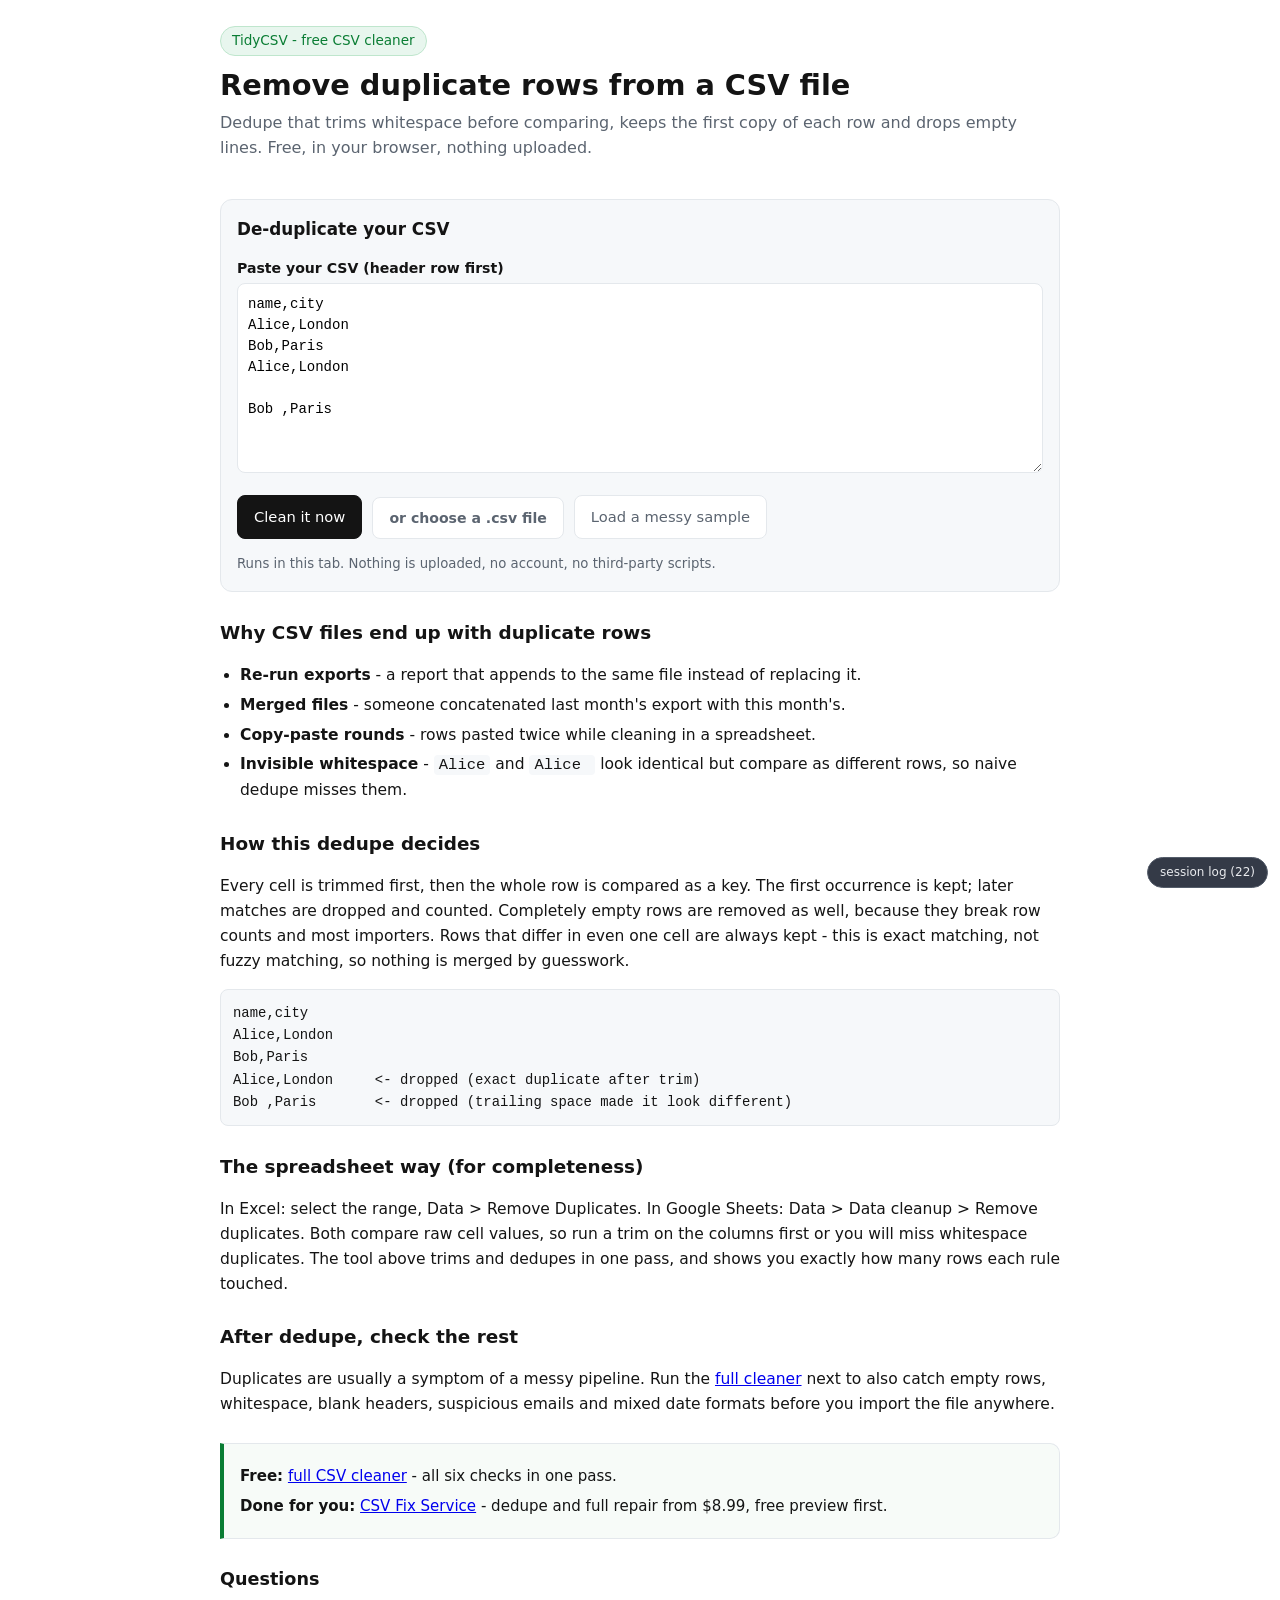
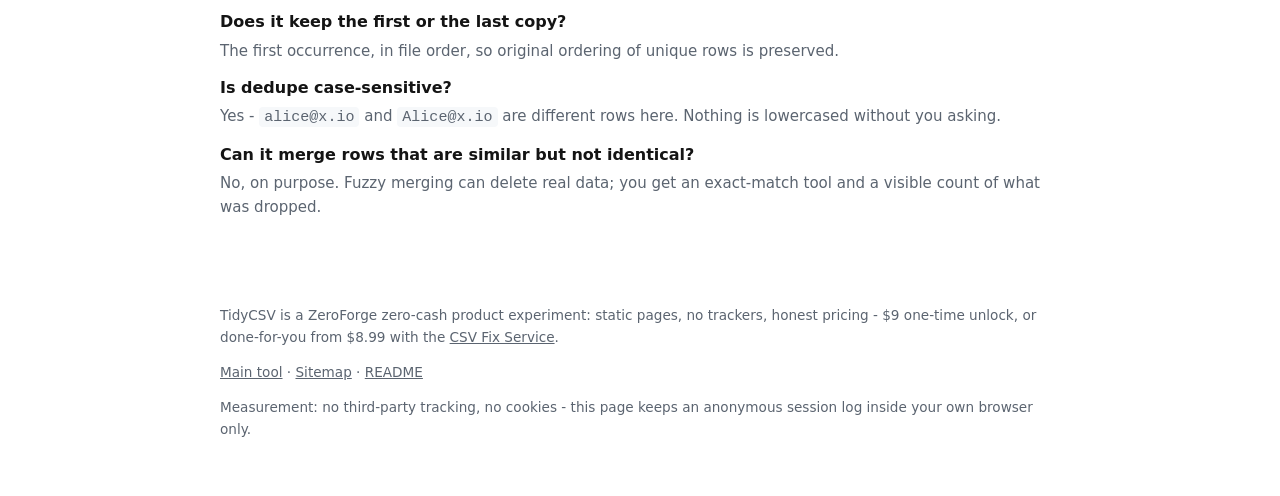
<file: remove-duplicate-csv-rows.html>
<!doctype html>
<html lang="en">
<head>
<meta charset="utf-8">
<meta name="viewport" content="width=device-width, initial-scale=1">
<title>Remove duplicate rows from a CSV file (free, in your browser) | TidyCSV</title>
<meta name="description" content="Remove duplicate rows from a CSV file for free. Exact-match dedupe that trims whitespace first, keeps the first copy and drops empty rows - processed in your browser, nothing uploaded.">
<link rel="canonical" href="https://uniquepratham.github.io/tidycsv/remove-duplicate-csv-rows.html">
<meta name="robots" content="index,follow">
<meta property="og:type" content="article">
<meta property="og:title" content="Remove duplicate rows from a CSV file, free">
<meta property="og:description" content="Exact-match dedupe that trims whitespace first. Runs in your browser, nothing uploaded.">
<meta name="twitter:card" content="summary">
<link rel="stylesheet" href="site.css">
</head>
<body>
<header class="zc-head">
  <a class="zc-brand" href="index.html">TidyCSV - free CSV cleaner</a>
  <h1>Remove duplicate rows from a CSV file</h1>
  <p class="zc-sub">Dedupe that trims whitespace before comparing, keeps the first copy of each row and
  drops empty lines. Free, in your browser, nothing uploaded.</p>
</header>
<main>
  <section class="zc-toolbox">
    <h2>De-duplicate your CSV</h2>
    <div id="tool"></div>
  </section>

  <article>
    <h2>Why CSV files end up with duplicate rows</h2>
    <ul>
      <li><strong>Re-run exports</strong> - a report that appends to the same file instead of replacing it.</li>
      <li><strong>Merged files</strong> - someone concatenated last month's export with this month's.</li>
      <li><strong>Copy-paste rounds</strong> - rows pasted twice while cleaning in a spreadsheet.</li>
      <li><strong>Invisible whitespace</strong> - <code>Alice</code> and <code>Alice&nbsp;</code> look identical but compare as different rows, so naive dedupe misses them.</li>
    </ul>

    <h2>How this dedupe decides</h2>
    <p>Every cell is trimmed first, then the whole row is compared as a key. The first occurrence is
    kept; later matches are dropped and counted. Completely empty rows are removed as well, because they
    break row counts and most importers. Rows that differ in even one cell are always kept - this is exact
    matching, not fuzzy matching, so nothing is merged by guesswork.</p>
    <pre>name,city
Alice,London
Bob,Paris
Alice,London     &lt;- dropped (exact duplicate after trim)
Bob ,Paris       &lt;- dropped (trailing space made it look different)</pre>

    <h2>The spreadsheet way (for completeness)</h2>
    <p>In Excel: select the range, Data &gt; Remove Duplicates. In Google Sheets: Data &gt; Data cleanup
    &gt; Remove duplicates. Both compare raw cell values, so run a trim on the columns first or you will
    miss whitespace duplicates. The tool above trims and dedupes in one pass, and shows you exactly how
    many rows each rule touched.</p>

    <h2>After dedupe, check the rest</h2>
    <p>Duplicates are usually a symptom of a messy pipeline. Run the
    <a href="clean-csv-online.html">full cleaner</a> next to also catch empty rows, whitespace, blank
    headers, suspicious emails and mixed date formats before you import the file anywhere.</p>
  </article>

  <div class="zc-cta">
    <p><strong>Free:</strong> <a href="clean-csv-online.html">full CSV cleaner</a> - all six checks in one pass.</p>
    <p><strong>Done for you:</strong> <a href="../csv-fix-service/index.html">CSV Fix Service</a> - dedupe and full repair from $8.99, free preview first.</p>
  </div>

  <section class="zc-faq">
    <h2>Questions</h2>
    <dl>
      <dt>Does it keep the first or the last copy?</dt>
      <dd>The first occurrence, in file order, so original ordering of unique rows is preserved.</dd>
      <dt>Is dedupe case-sensitive?</dt>
      <dd>Yes - <code>alice@x.io</code> and <code>Alice@x.io</code> are different rows here. Nothing is lowercased without you asking.</dd>
      <dt>Can it merge rows that are similar but not identical?</dt>
      <dd>No, on purpose. Fuzzy merging can delete real data; you get an exact-match tool and a visible count of what was dropped.</dd>
    </dl>
  </section>
</main>
<footer>
  <p>TidyCSV is a ZeroForge zero-cash product experiment: static pages, no trackers, honest pricing -
  $9 one-time unlock, or done-for-you from $8.99 with the
  <a href="../csv-fix-service/index.html">CSV Fix Service</a>.</p>
  <p><a href="index.html">Main tool</a> · <a href="sitemap.xml">Sitemap</a> · <a href="README.md">README</a></p>
  <p class="zc-privacy">Measurement: no third-party tracking, no cookies - this page
  keeps an anonymous session log inside your own browser only.</p>
</footer>
<script>window.ZF_TRACKING = {experiment: "exp_008", product: "tidycsv"};
window.ZF_PAGE = {focus: ["duplicate_rows", "empty_rows"],
  sample: "name,city\nAlice,London\nBob,Paris\nAlice,London\n\nBob ,Paris\n",
  messySample: "name,city\nAlice,London\nBob,Paris\nAlice,London\n\nBob ,Paris\n"};</script>
<script src="tidycsv.js"></script>
<script src="seo-tool.js"></script>
<script src="zf-track.js"></script>
</body>
</html>
</file>
<file: site.css>
:root{--ink:#141414;--muted:#5b6470;--line:#e4e8ec;--soft:#f6f8fa;--ok:#0a7d34;--warn:#b45309;--accent:#0a7d34}
*{box-sizing:border-box}
body{font-family:system-ui,-apple-system,"Segoe UI",sans-serif;margin:0;background:#fff;color:var(--ink);line-height:1.6}
.zc-head{max-width:880px;margin:0 auto;padding:26px 20px 4px}
.zc-brand{display:inline-block;font-size:.85rem;color:var(--ok);text-decoration:none;border:1px solid #bfe6cd;background:#e8f6ee;border-radius:999px;padding:3px 11px;margin-bottom:12px}
.zc-head h1{font-size:1.8rem;margin:0 0 6px;line-height:1.25}
.zc-sub{color:var(--muted);margin:0 0 6px}
main{max-width:880px;margin:0 auto;padding:10px 20px 56px}
article{margin-top:26px}
article h2{font-size:1.15rem;margin:26px 0 8px}
article h3{font-size:1rem;margin:18px 0 6px}
article p,article li{font-size:.97rem}
article ul,article ol{padding-left:20px}
article li{margin:5px 0}
.zc-toolbox{border:1px solid var(--line);border-radius:12px;padding:16px;background:var(--soft);margin-top:18px}
.zc-toolbox h2{margin-top:0;font-size:1.05rem}
#tool label{display:block;font-size:.88rem;font-weight:600;margin:6px 0 4px}
#zcText{width:100%;font:14px/1.5 ui-monospace,Consolas,monospace;padding:10px;border:1px solid var(--line);border-radius:8px;background:#fff;resize:vertical}
.zc-row{display:flex;flex-wrap:wrap;gap:10px;align-items:center;margin-top:10px}
.zc-btn{font:inherit;font-size:.92rem;border-radius:8px;padding:9px 16px;cursor:pointer;border:1px solid var(--ink);background:#fff;color:var(--ink);display:inline-block}
.zc-btn.primary{background:var(--ink);color:#fff}
.zc-btn.ghost{border-color:var(--line);color:var(--muted)}
.zc-btn:hover{opacity:.9}
.zc-hidden{display:none}
.zc-note{font-size:.83rem;color:var(--muted);margin:10px 0 0}
.zc-out{border:1px solid var(--line);border-radius:12px;padding:16px;margin-top:16px;background:#fff}
.zc-out h2{margin-top:0;font-size:1.05rem}
.zc-stats{display:flex;flex-wrap:wrap;gap:8px;margin-bottom:10px}
.zc-chip{border:1px solid var(--line);background:var(--soft);border-radius:999px;padding:3px 10px;font-size:.83rem;color:var(--muted)}
.zc-chip.on{border-color:#bfe6cd;background:#e8f6ee;color:var(--ok);font-weight:600}
.zc-pre{overflow:auto;max-height:300px;border:1px solid var(--line);border-radius:8px}
.zc-pre table{border-collapse:collapse;font-size:.85rem;min-width:100%}
.zc-pre th,.zc-pre td{border-bottom:1px solid var(--line);border-right:1px solid var(--line);padding:5px 8px;white-space:nowrap;max-width:240px;overflow:hidden;text-overflow:ellipsis}
.zc-pre th{background:var(--soft);position:sticky;top:0}
.zc-notes{font-size:.88rem;color:var(--muted);padding-left:18px;margin:10px 0 0}
.zc-upsell{border-top:1px solid var(--line);margin-top:14px;padding-top:10px;font-size:.92rem}
.zc-upsell p{margin:8px 0}
.zc-cta{border:1px solid var(--line);border-left:4px solid var(--accent);border-radius:0 10px 10px 0;background:#f7fbf8;padding:14px 16px;margin-top:26px}
.zc-cta p{margin:6px 0;font-size:.94rem}
.zc-faq{margin-top:26px}
.zc-faq h2{font-size:1.1rem}
.zc-faq dt{font-weight:600;margin-top:12px}
.zc-faq dd{margin:4px 0 0;color:var(--muted);font-size:.94rem}
footer{max-width:880px;margin:0 auto;padding:0 20px 44px;color:var(--muted);font-size:.85rem}
footer a{color:var(--muted)}
code{background:var(--soft);padding:1px 5px;border-radius:4px;font-family:ui-monospace,Consolas,monospace}
pre{background:var(--soft);border:1px solid var(--line);border-radius:8px;padding:12px;overflow:auto;font-size:.87rem}
</file>
